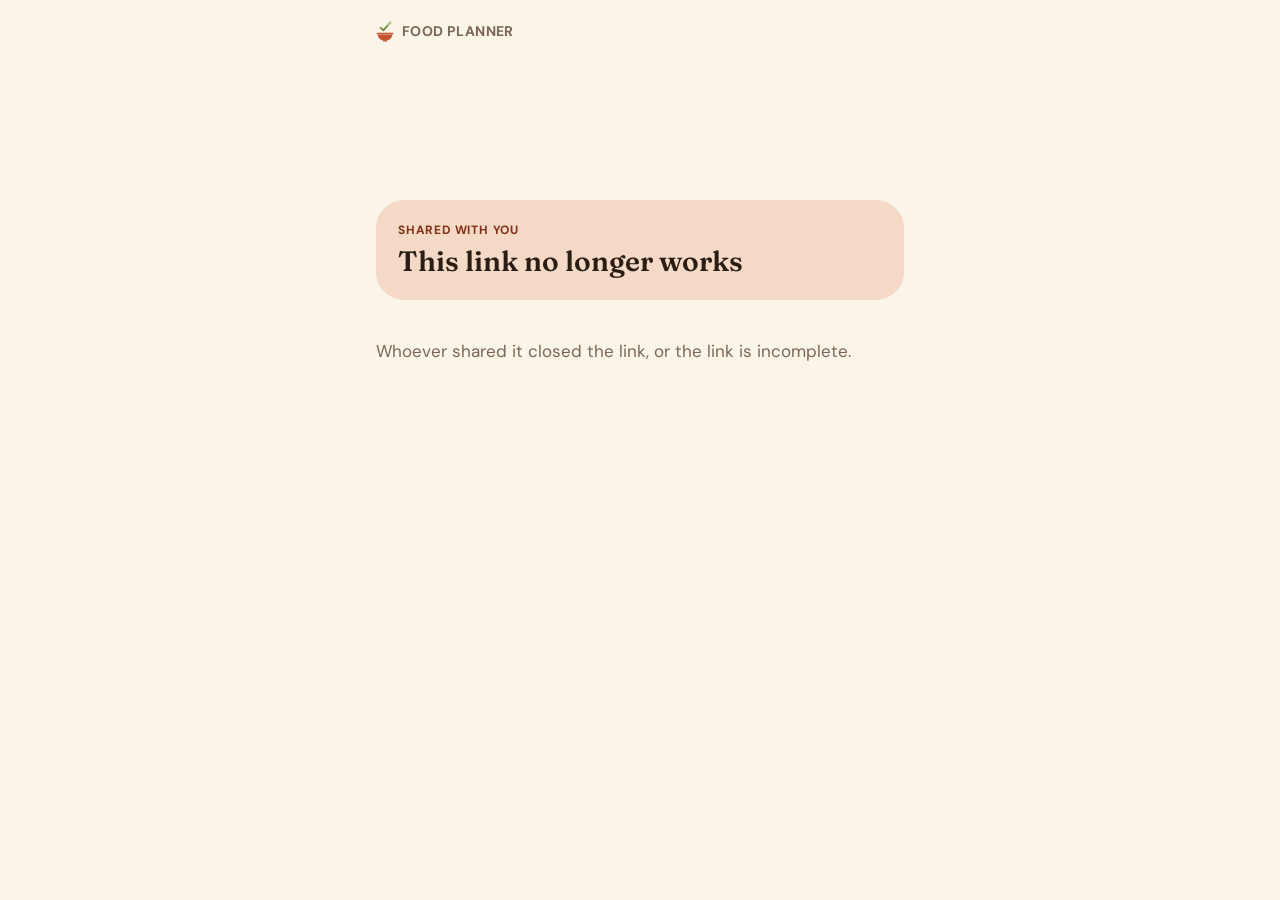
<file: index.html>
<!doctype html>
<html lang="en">
  <head>
    <meta charset="utf-8" />
    <meta name="viewport" content="width=device-width, initial-scale=1, viewport-fit=cover" />
    <meta name="robots" content="noindex" />
    <title>Food Planner</title>
    <meta property="og:title" content="Food Planner" />
    <meta
      property="og:description"
      content="A recipe or a menu shared with you · Seninle paylaşılan bir tarif ya da menü · Een recept of menu voor jou"
    />
    <meta name="theme-color" content="#FBF4E9" />
    <link rel="stylesheet" href="fonts/fonts.css" />
    <style>
      :root {
        --background: #fbf4e9;
        --surface: #fffdf8;
        --surface-alt: #f5eadb;
        --separator: #eadbc8;
        --text: #2b1d14;
        --muted: #7a6656;
        --primary: #c4532e;
        --on-primary: #ffffff;
        --accent: #6e8b3d;
        --accent-text: #a8431f;
        --tint: #f3d9c6;
        --on-tint: #7e3015;
        --olive: #e4e7cf;
        --on-olive: #3f4a18;
      }
      @media (prefers-color-scheme: dark) {
        :root {
          --background: #1b1410;
          --surface: #271d17;
          --surface-alt: #33271f;
          --separator: #3e3028;
          --text: #f7eee4;
          --muted: #c2ae9c;
          --primary: #e06a43;
          --on-primary: #1b1410;
          --accent: #9bb866;
          --accent-text: #f08b66;
          --tint: #4a2c20;
          --on-tint: #f5b9a1;
          --olive: #353a22;
          --on-olive: #cfd9a6;
        }
      }
      * {
        box-sizing: border-box;
      }
      body {
        margin: 0;
        background: var(--background);
        color: var(--text);
        font:
          17px/1.45 "DM Sans",
          system-ui,
          sans-serif;
      }
      main {
        max-width: 560px;
        margin: 0 auto;
        padding: 20px 16px 200px;
        display: grid;
        gap: 22px;
      }
      .brand {
        display: flex;
        align-items: center;
        gap: 8px;
        color: var(--muted);
        font-weight: 700;
        font-size: 14px;
        letter-spacing: 0.4px;
      }
      .hero {
        background: var(--tint);
        border-radius: 28px;
        padding: 22px;
        display: flex;
        align-items: center;
        gap: 12px;
      }
      .hero > div {
        flex: 1;
        min-width: 0;
      }
      .caption {
        color: var(--on-tint);
        font-weight: 700;
        font-size: 12px;
        letter-spacing: 0.8px;
        text-transform: uppercase;
      }
      h1 {
        font-family: "Fraunces", Georgia, serif;
        font-weight: 600;
        font-size: 28px;
        line-height: 1.15;
        margin: 6px 0 0;
        overflow-wrap: anywhere;
      }
      h2 {
        font-family: "Fraunces", Georgia, serif;
        font-weight: 600;
        font-size: 20px;
        margin: 0 4px 10px;
      }
      .facts {
        display: flex;
        flex-wrap: wrap;
        gap: 8px;
      }
      .fact {
        background: var(--surface);
        border-radius: 999px;
        padding: 7px 13px;
        font-weight: 600;
        font-size: 14px;
      }
      .muted {
        color: var(--muted);
      }
      .card {
        background: var(--surface);
        border-radius: 22px;
        overflow: hidden;
        list-style: none;
        margin: 0;
        padding: 0;
      }
      .card li {
        display: flex;
        gap: 12px;
        align-items: flex-start;
        padding: 13px 18px;
      }
      .card li + li {
        border-top: 1px solid var(--separator);
      }
      .bullet {
        width: 7px;
        height: 7px;
        border-radius: 50%;
        background: var(--accent);
        margin-top: 10px;
        flex: none;
      }
      .number {
        width: 30px;
        height: 30px;
        border-radius: 50%;
        background: var(--primary);
        color: var(--on-primary);
        font-weight: 700;
        font-size: 15px;
        display: grid;
        place-items: center;
        flex: none;
      }
      .grow {
        flex: 1;
        min-width: 0;
        overflow-wrap: anywhere;
      }
      .pill {
        display: inline-block;
        margin-top: 6px;
        border-radius: 10px;
        padding: 3px 8px;
        font-weight: 700;
        font-size: 12px;
        background: var(--surface-alt);
        color: var(--muted);
      }
      .pill.passive {
        background: var(--olive);
        color: var(--on-olive);
      }
      .when {
        color: var(--muted);
        font-weight: 600;
        font-size: 14px;
        white-space: nowrap;
      }
      .bar {
        position: fixed;
        left: 0;
        right: 0;
        bottom: 0;
        background: var(--background);
        padding: 12px 16px calc(14px + env(safe-area-inset-bottom));
        box-shadow: 0 -8px 24px rgba(43, 29, 20, 0.08);
      }
      .bar > div {
        max-width: 560px;
        margin: 0 auto;
        display: grid;
        gap: 8px;
      }
      .button {
        display: flex;
        align-items: center;
        justify-content: center;
        min-height: 54px;
        border-radius: 18px;
        background: var(--primary);
        color: var(--on-primary);
        font-weight: 700;
        font-size: 17px;
        text-decoration: none;
      }
      .note {
        text-align: center;
        font-size: 14px;
        color: var(--muted);
        margin: 0;
      }
      .center {
        text-align: center;
        padding: 40px 8px;
      }
      [hidden] {
        display: none !important;
      }
    </style>
  </head>
  <body>
    <main id="page">
      <div class="brand">
        <svg width="18" height="22" viewBox="226 126 572 704" aria-hidden="true">
          <path
            d="M372 372 L458 458 L600 300"
            fill="none"
            stroke="#6E8B3D"
            stroke-width="56"
            stroke-linecap="round"
            stroke-linejoin="round"
          />
          <path
            transform="translate(600 300) rotate(-48)"
            d="M0 0 C 30 -56 118 -60 168 0 C 118 60 30 56 0 0 Z"
            fill="#A9C27A"
          />
          <rect x="246" y="530" width="532" height="58" rx="29" fill="#C4532E" />
          <path
            d="M282 596 H742 C742 700 642 786 512 786 C382 786 282 700 282 596 Z"
            fill="#C4532E"
          />
          <rect x="444" y="774" width="136" height="36" rx="18" fill="#C4532E" />
        </svg>
        FOOD PLANNER
      </div>
      <p class="center muted" id="status"></p>
    </main>
    <div class="bar" id="bar" hidden>
      <div>
        <a class="button" id="open" href="#"></a>
        <p class="note" id="note"></p>
      </div>
    </div>

    <script>
      // Shows a recipe or a menu someone shared from the Food Planner app and hands it to the
      // app. Reads the share through the get_share function, which anyone with the link may call
      // (the key below is the app's public key). Text is only ever set as text, never as HTML.
      const SUPABASE_URL = "https://xfwhpciavuzoxgktilwz.supabase.co";
      const SUPABASE_KEY = "sb_publishable_BpURnDwlO7xjbMz1E3Fcsg_7V5YXpfX";
      const ANDROID_PACKAGE = "com.rifatcakir.foodplanner";

      const STRINGS = {
        tr: {
          loading: "Yükleniyor…",
          sharedBy: (name) => `${name} paylaştı`,
          shared: "Seninle paylaşıldı",
          ingredients: "Malzemeler",
          steps: "Hazırlanışı",
          servings: (n) => `${n} kişilik`,
          stepCount: (n) => `${n} adım`,
          minutes: (n) => `${n} dk`,
          hours: (n) => `${n} sa`,
          passive: "bekleme",
          days: (n) => `${n} gün`,
          dishes: (n) => `${n} yemek`,
          day: (n) => `${n}. gün`,
          slots: { breakfast: "Kahvaltı", lunch: "Öğle", dinner: "Akşam", snack: "Ara öğün" },
          openRecipe: "Food Planner'da aç",
          openMenu: "Food Planner'da planıma ekle",
          hint: "Uygulamada tek dokunuşla tariflerine ya da planına eklersin.",
          noApp:
            "Food Planner bu telefonda yüklü değil gibi. Uygulama yakında Google Play'de; o zamana kadar buradan okuyabilirsin.",
          goneTitle: "Bu link artık açılmıyor",
          gone: "Paylaşan kişi linki kapatmış ya da link eksik.",
          failed: "Bağlanılamadı. Biraz sonra tekrar dene.",
        },
        nl: {
          loading: "Laden…",
          sharedBy: (name) => `Gedeeld door ${name}`,
          shared: "Met je gedeeld",
          ingredients: "Ingrediënten",
          steps: "Bereiding",
          servings: (n) => `${n} personen`,
          stepCount: (n) => `${n} ${n === 1 ? "stap" : "stappen"}`,
          minutes: (n) => `${n} min`,
          hours: (n) => `${n} u`,
          passive: "wachttijd",
          days: (n) => `${n} ${n === 1 ? "dag" : "dagen"}`,
          dishes: (n) => `${n} ${n === 1 ? "gerecht" : "gerechten"}`,
          day: (n) => `Dag ${n}`,
          slots: { breakfast: "Ontbijt", lunch: "Lunch", dinner: "Avondeten", snack: "Tussendoor" },
          openRecipe: "Openen in Food Planner",
          openMenu: "In mijn planning zetten",
          hint: "In de app zet je het met één tik bij je recepten of in je planning.",
          noApp:
            "Food Planner lijkt niet op deze telefoon te staan. De app komt binnenkort in Google Play; tot dan kun je het hier lezen.",
          goneTitle: "Deze link werkt niet meer",
          gone: "Wie het deelde heeft de link gesloten, of de link is onvolledig.",
          failed: "Geen verbinding. Probeer het zo nog eens.",
        },
        en: {
          loading: "Loading…",
          sharedBy: (name) => `Shared by ${name}`,
          shared: "Shared with you",
          ingredients: "Ingredients",
          steps: "Method",
          servings: (n) => `Serves ${n}`,
          stepCount: (n) => `${n} ${n === 1 ? "step" : "steps"}`,
          minutes: (n) => `${n} min`,
          hours: (n) => `${n} h`,
          passive: "waiting",
          days: (n) => `${n} ${n === 1 ? "day" : "days"}`,
          dishes: (n) => `${n} ${n === 1 ? "dish" : "dishes"}`,
          day: (n) => `Day ${n}`,
          slots: { breakfast: "Breakfast", lunch: "Lunch", dinner: "Dinner", snack: "Snack" },
          openRecipe: "Open in Food Planner",
          openMenu: "Add to my plan in Food Planner",
          hint: "In the app it goes into your recipes or your plan in one tap.",
          noApp:
            "Food Planner doesn't seem to be on this phone. The app is coming to Google Play soon; until then you can read it here.",
          goneTitle: "This link no longer works",
          gone: "Whoever shared it closed the link, or the link is incomplete.",
          failed: "Couldn't connect. Try again in a moment.",
        },
      };

      const params = new URLSearchParams(location.search);
      const token = params.get("t") ?? "";
      const language = (navigator.language || "en").slice(0, 2);
      const s = STRINGS[language] ?? STRINGS.en;
      document.documentElement.lang = STRINGS[language] ? language : "en";

      const page = document.getElementById("page");
      const status = document.getElementById("status");

      function el(tag, className, text) {
        const node = document.createElement(tag);
        if (className) node.className = className;
        if (text !== undefined && text !== null) node.textContent = String(text);
        return node;
      }

      function duration(minutes) {
        if (minutes < 60) return s.minutes(minutes);
        const hours = Math.floor(minutes / 60);
        const rest = minutes % 60;
        return rest ? `${s.hours(hours)} ${s.minutes(rest)}` : s.hours(hours);
      }

      function list(items, render) {
        const ul = el("ul", "card");
        items.forEach((item, index) => ul.append(render(item, index)));
        return ul;
      }

      function section(title, content) {
        const wrap = el("section");
        wrap.append(el("h2", null, title), content);
        return wrap;
      }

      function hero(caption, title) {
        const box = el("div", "hero");
        const text = el("div");
        text.append(el("div", "caption", caption), el("h1", null, title));
        box.append(text);
        return box;
      }

      function renderRecipe(recipe) {
        const facts = el("div", "facts");
        if (recipe.total_minutes) facts.append(el("span", "fact", duration(recipe.total_minutes)));
        facts.append(el("span", "fact", s.servings(recipe.servings)));
        if (recipe.steps.length) facts.append(el("span", "fact", s.stepCount(recipe.steps.length)));
        page.append(facts);
        if (recipe.description) page.append(el("p", "muted", recipe.description));
        if (recipe.ingredients.length) {
          page.append(
            section(
              s.ingredients,
              list(recipe.ingredients, (line) => {
                const li = el("li");
                const text = el("div", "grow", line.raw_text);
                if (line.note) text.append(el("span", "muted", ` · ${line.note}`));
                li.append(el("span", "bullet"), text);
                return li;
              }),
            ),
          );
        }
        if (recipe.steps.length) {
          page.append(
            section(
              s.steps,
              list(recipe.steps, (step, index) => {
                const li = el("li");
                const text = el("div", "grow");
                text.append(el("div", null, step.text));
                if (step.duration_min) {
                  const passive = step.kind === "passive";
                  text.append(
                    el(
                      "span",
                      passive ? "pill passive" : "pill",
                      passive
                        ? `${duration(step.duration_min)} · ${s.passive}`
                        : duration(step.duration_min),
                    ),
                  );
                }
                li.append(el("span", "number", index + 1), text);
                return li;
              }),
            ),
          );
        }
      }

      function renderMenu(payload) {
        const entries = payload.entries ?? [];
        page.append(el("p", "muted", `${s.days(payload.days ?? 1)} · ${s.dishes(entries.length)}`));
        for (let day = 0; day < (payload.days ?? 1); day++) {
          const meals = entries.filter((entry) => entry.day === day);
          if (!meals.length) continue;
          page.append(
            section(
              s.day(day + 1),
              list(meals, (meal) => {
                const li = el("li");
                li.append(
                  el("div", "grow", payload.recipes[meal.recipe]?.title ?? ""),
                  el("span", "when", `${s.slots[meal.slot] ?? ""} · ${meal.eat_at}`),
                );
                return li;
              }),
            ),
          );
        }
      }

      function showOpenButton(kind) {
        const open = document.getElementById("open");
        open.textContent = kind === "menu" ? s.openMenu : s.openRecipe;
        const appUrl = `foodplanner://share/${encodeURIComponent(token)}`;
        if (/android/i.test(navigator.userAgent)) {
          // Chrome opens the app, or comes back here with noapp=1 when it is not installed.
          const fallback = new URL(location.href);
          fallback.searchParams.set("noapp", "1");
          open.href =
            `intent://share/${encodeURIComponent(token)}#Intent;scheme=foodplanner;` +
            `package=${ANDROID_PACKAGE};S.browser_fallback_url=${encodeURIComponent(fallback.href)};end`;
        } else {
          open.href = appUrl;
        }
        document.getElementById("note").textContent = params.has("noapp") ? s.noApp : s.hint;
        document.getElementById("bar").hidden = false;
      }

      async function load() {
        status.textContent = s.loading;
        if (!/^[A-Za-z0-9]{12}$/.test(token)) {
          status.textContent = "";
          page.append(hero(s.shared, s.goneTitle), el("p", "muted", s.gone));
          return;
        }
        let share;
        try {
          const response = await fetch(`${SUPABASE_URL}/rest/v1/rpc/get_share`, {
            method: "POST",
            headers: { apikey: SUPABASE_KEY, "Content-Type": "application/json" },
            body: JSON.stringify({ share_token: token }),
          });
          if (!response.ok) throw new Error(String(response.status));
          share = await response.json();
        } catch {
          status.textContent = s.failed;
          return;
        }
        status.remove();
        if (!share) {
          page.append(hero(s.shared, s.goneTitle), el("p", "muted", s.gone));
          return;
        }
        const by = share.payload.shared_by;
        document.title = `${share.title} · Food Planner`;
        page.append(hero(by ? s.sharedBy(by) : s.shared, share.title));
        if (share.kind === "menu") renderMenu(share.payload);
        else if (share.payload.recipes[0]) renderRecipe(share.payload.recipes[0]);
        showOpenButton(share.kind);
      }

      load();
    </script>
  </body>
</html>
</file>
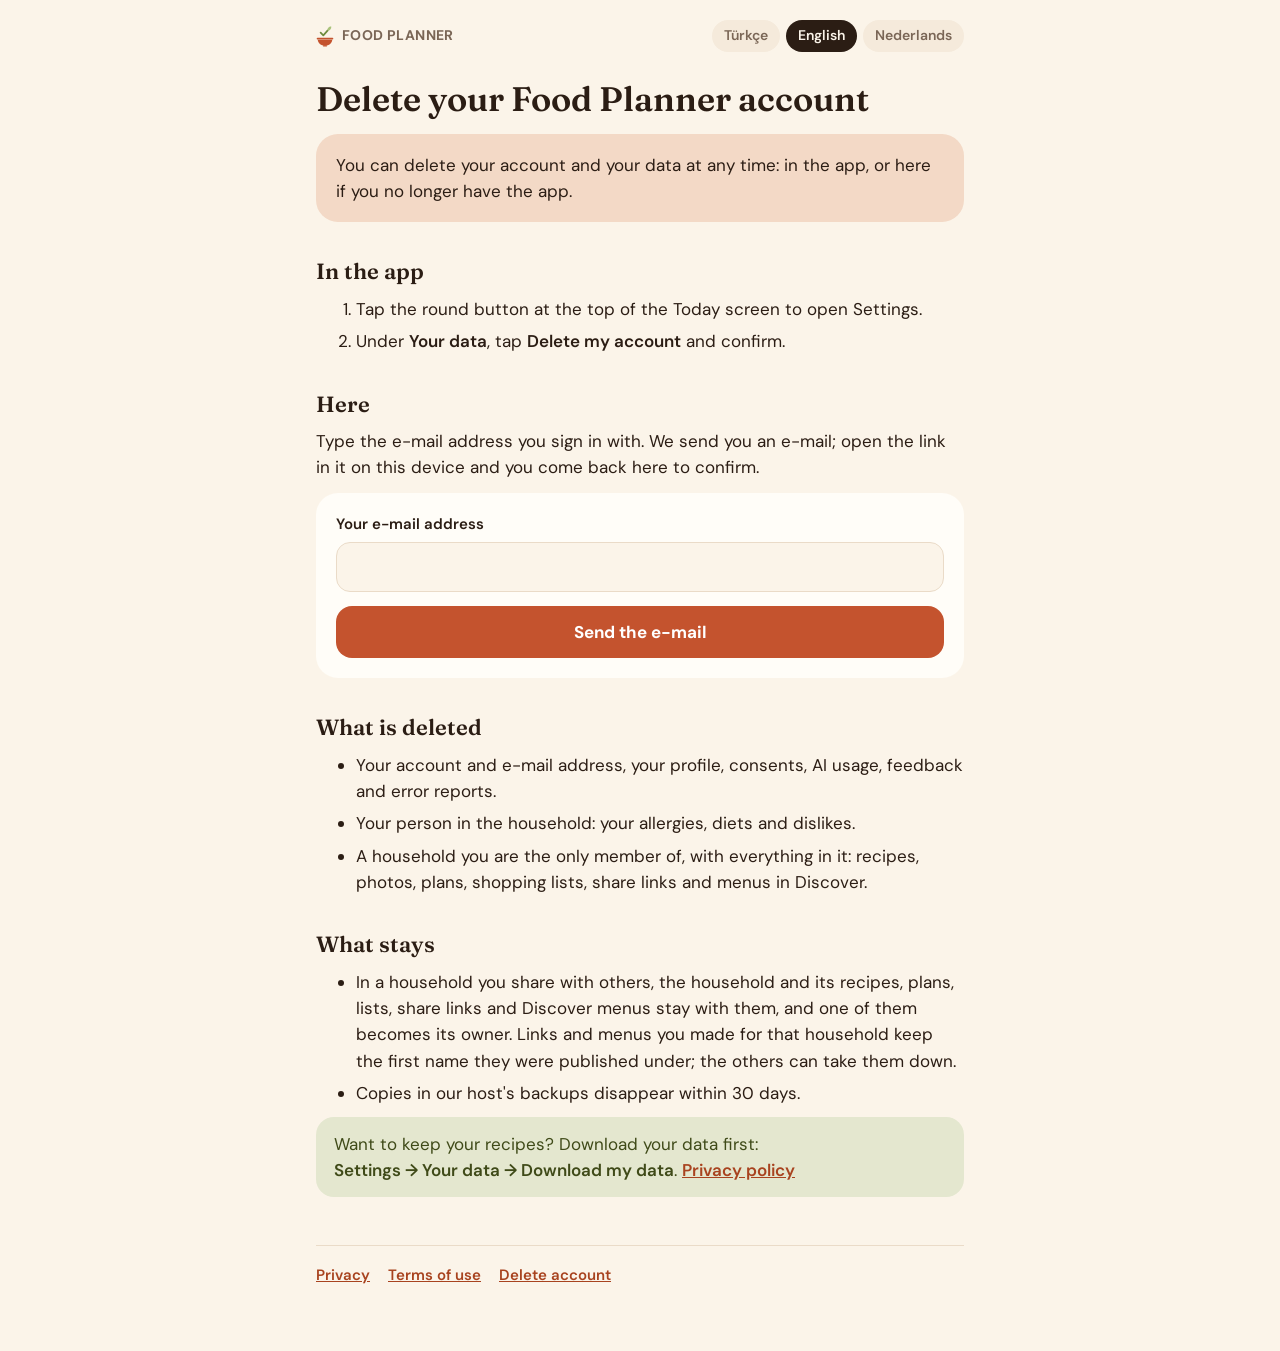
<file: delete.html>
<!doctype html>
<html lang="en">
  <head>
    <meta charset="utf-8" />
    <meta name="viewport" content="width=device-width, initial-scale=1, viewport-fit=cover" />
    <meta
      http-equiv="Content-Security-Policy"
      content="default-src 'self'; style-src 'self'; script-src 'self'; img-src 'self' data:; connect-src https://xfwhpciavuzoxgktilwz.supabase.co"
    />
    <meta name="referrer" content="no-referrer" />
    <title>Delete your account · Food Planner</title>
    <meta name="theme-color" content="#FBF4E9" />
    <link rel="stylesheet" href="fonts/fonts.css" />
    <link rel="stylesheet" href="legal.css" />
  </head>
  <body
    data-title-tr="Hesabını sil"
    data-title-en="Delete your account"
    data-title-nl="Je account verwijderen"
  >
    <main>
      <div class="top">
        <span class="brand">
          <svg width="18" height="22" viewBox="226 126 572 704" aria-hidden="true">
            <path
              d="M372 372 L458 458 L600 300"
              fill="none"
              stroke="#6E8B3D"
              stroke-width="56"
              stroke-linecap="round"
              stroke-linejoin="round"
            />
            <path
              transform="translate(600 300) rotate(-48)"
              d="M0 0 C 30 -56 118 -60 168 0 C 118 60 30 56 0 0 Z"
              fill="#A9C27A"
            />
            <rect x="246" y="530" width="532" height="58" rx="29" fill="#C4532E" />
            <path
              d="M282 596 H742 C742 700 642 786 512 786 C382 786 282 700 282 596 Z"
              fill="#C4532E"
            />
            <rect x="444" y="774" width="136" height="36" rx="18" fill="#C4532E" />
          </svg>
          FOOD PLANNER
        </span>
        <nav class="langs" aria-label="Language">
          <a href="?lang=tr" data-to="tr" lang="tr">Türkçe</a>
          <a href="?lang=en" data-to="en" lang="en">English</a>
          <a href="?lang=nl" data-to="nl" lang="nl">Nederlands</a>
        </nav>
      </div>

      <h1>
        <span data-lang="tr">Food Planner hesabını sil</span
        ><span data-lang="en">Delete your Food Planner account</span
        ><span data-lang="nl">Je Food Planner-account verwijderen</span>
      </h1>
      <p class="lead">
        <span data-lang="tr"
          >Hesabını ve verilerini istediğin zaman silebilirsin: uygulamada ya da uygulaman yoksa
          burada.</span
        ><span data-lang="en"
          >You can delete your account and your data at any time: in the app, or here if you no
          longer have the app.</span
        ><span data-lang="nl"
          >Je kunt je account en je gegevens altijd verwijderen: in de app, of hier als je de app
          niet meer hebt.</span
        >
      </p>

      <article data-lang="tr" lang="tr">
        <h2>Uygulamada</h2>
        <ol>
          <li>Bugün ekranının üstündeki yuvarlak düğmeye dokunup Ayarlar'ı aç.</li>
          <li>
            <span class="path">Verilerin</span> bölümünde <span class="path">Hesabımı sil</span>'e
            dokun ve onayla.
          </li>
        </ol>
        <h2>Burada</h2>
        <p>
          Giriş yaptığın e-posta adresini yaz. Sana bir e-posta göndeririz; içindeki linki bu
          cihazda açınca buraya döner ve silmeyi onaylarsın.
        </p>
      </article>
      <article data-lang="en" lang="en">
        <h2>In the app</h2>
        <ol>
          <li>Tap the round button at the top of the Today screen to open Settings.</li>
          <li>
            Under <span class="path">Your data</span>, tap
            <span class="path">Delete my account</span> and confirm.
          </li>
        </ol>
        <h2>Here</h2>
        <p>
          Type the e-mail address you sign in with. We send you an e-mail; open the link in it on
          this device and you come back here to confirm.
        </p>
      </article>
      <article data-lang="nl" lang="nl">
        <h2>In de app</h2>
        <ol>
          <li>Tik op de ronde knop boven in het scherm Vandaag om Instellingen te openen.</li>
          <li>
            Tik onder <span class="path">Jouw gegevens</span> op
            <span class="path">Mijn account verwijderen</span> en bevestig.
          </li>
        </ol>
        <h2>Hier</h2>
        <p>
          Typ het e-mailadres waarmee je inlogt. We sturen je een mail; open de link erin op dit
          apparaat, dan kom je hier terug om te bevestigen.
        </p>
      </article>

      <section class="panel" aria-live="polite">
        <form id="request">
          <label
            ><span
              ><span data-lang="tr">E-posta adresin</span
              ><span data-lang="en">Your e-mail address</span
              ><span data-lang="nl">Je e-mailadres</span></span
            >
            <input id="email" type="email" autocomplete="email" inputmode="email" required />
          </label>
          <button id="send" type="submit">…</button>
        </form>
        <p id="sent" class="message" hidden></p>
        <form id="code-form" hidden>
          <label
            ><span
              ><span data-lang="tr">E-postada 6 haneli bir kod varsa buraya da yazabilirsin</span
              ><span data-lang="en">If the e-mail shows a 6-digit code, you can type it here</span
              ><span data-lang="nl"
                >Staat er een code van 6 cijfers in de mail, typ die dan hier</span
              ></span
            >
            <input
              id="code"
              type="text"
              inputmode="numeric"
              autocomplete="one-time-code"
              maxlength="6"
              pattern="[0-9]*"
            />
          </label>
          <button id="verify" type="submit">…</button>
        </form>
        <div id="confirm" hidden>
          <p id="who"></p>
          <label class="check">
            <input id="understand" type="checkbox" />
            <span
              ><span data-lang="tr"
                >Hesabımın ve aşağıda yazan verilerin kalıcı olarak silineceğini anlıyorum. Bu geri
                alınamaz.</span
              ><span data-lang="en"
                >I understand that my account and the data listed below will be deleted for good.
                This can't be undone.</span
              ><span data-lang="nl"
                >Ik begrijp dat mijn account en de gegevens hieronder definitief worden gewist. Dit
                kan niet ongedaan worden gemaakt.</span
              ></span
            >
          </label>
          <button id="delete" type="button" disabled>…</button>
        </div>
        <p id="result" class="message" role="status" hidden></p>
      </section>

      <article data-lang="tr" lang="tr">
        <h2>Neler silinir</h2>
        <ul>
          <li>
            Hesabın ve e-posta adresin, profilin, onayların, AI kullanımın, geri bildirimlerin ve
            hata kayıtların.
          </li>
          <li>Hanedeki kişi kaydın: alerjilerin, diyetlerin ve sevmediklerin.</li>
          <li>
            Tek üyesi olduğun hane, içindeki her şeyle birlikte: tarifler, fotoğraflar, planlar,
            alışveriş listeleri, paylaşım linkleri ve Keşfet'teki menüler.
          </li>
        </ul>
        <h2>Neler kalır</h2>
        <ul>
          <li>
            Başkalarıyla paylaştığın hanede hane ve tarifleri, planları, listeleri, paylaşım
            linkleri ve Keşfet menüleri diğerlerinde kalır; onlardan biri hanenin sahibi olur. O
            hane için açtığın link ve menülerde, adın yayınlandığı haliyle kalır; diğerleri bunları
            kaldırabilir.
          </li>
          <li>Sağlayıcımızın yedeklerindeki kopyalar en geç 30 gün içinde kaybolur.</li>
        </ul>
        <p class="note">
          Tariflerini saklamak mı istiyorsun? Önce verilerini indir:
          <span class="path">Ayarlar → Verilerin → Verilerimi indir</span>.
          <a data-page="privacy" href="privacy.html?lang=tr">Gizlilik politikası</a>
        </p>
      </article>
      <article data-lang="en" lang="en">
        <h2>What is deleted</h2>
        <ul>
          <li>
            Your account and e-mail address, your profile, consents, AI usage, feedback and error
            reports.
          </li>
          <li>Your person in the household: your allergies, diets and dislikes.</li>
          <li>
            A household you are the only member of, with everything in it: recipes, photos, plans,
            shopping lists, share links and menus in Discover.
          </li>
        </ul>
        <h2>What stays</h2>
        <ul>
          <li>
            In a household you share with others, the household and its recipes, plans, lists, share
            links and Discover menus stay with them, and one of them becomes its owner. Links and
            menus you made for that household keep the first name they were published under; the
            others can take them down.
          </li>
          <li>Copies in our host's backups disappear within 30 days.</li>
        </ul>
        <p class="note">
          Want to keep your recipes? Download your data first:
          <span class="path">Settings → Your data → Download my data</span>.
          <a data-page="privacy" href="privacy.html?lang=en">Privacy policy</a>
        </p>
      </article>
      <article data-lang="nl" lang="nl">
        <h2>Wat wordt gewist</h2>
        <ul>
          <li>
            Je account en e-mailadres, je profiel, toestemmingen, AI-gebruik, feedback en
            foutmeldingen.
          </li>
          <li>Je persoon in het huishouden: je allergieën, diëten en wat je niet lust.</li>
          <li>
            Een huishouden waarvan jij het enige lid bent, met alles erin: recepten, foto's,
            planningen, boodschappenlijsten, deellinks en menu's in Ontdekken.
          </li>
        </ul>
        <h2>Wat blijft</h2>
        <ul>
          <li>
            In een huishouden dat je met anderen deelt, blijven het huishouden en de recepten,
            planning, lijsten, deellinks en menu's in Ontdekken bij hen, en wordt een van hen de
            eigenaar. Links en menu's die je voor dat huishouden maakte, houden de voornaam waarmee
            ze gepubliceerd zijn; de anderen kunnen ze weghalen.
          </li>
          <li>Kopieën in de back-ups van onze hostingpartij verdwijnen binnen 30 dagen.</li>
        </ul>
        <p class="note">
          Wil je je recepten houden? Download eerst je gegevens:
          <span class="path">Instellingen → Jouw gegevens → Mijn gegevens downloaden</span>.
          <a data-page="privacy" href="privacy.html?lang=nl">Privacybeleid</a>
        </p>
      </article>

      <footer>
        <a data-page="privacy" href="privacy.html"
          ><span data-lang="tr">Gizlilik</span><span data-lang="en">Privacy</span
          ><span data-lang="nl">Privacy</span></a
        >
        <a data-page="terms" href="terms.html"
          ><span data-lang="tr">Kullanım koşulları</span><span data-lang="en">Terms of use</span
          ><span data-lang="nl">Gebruiksvoorwaarden</span></a
        >
        <a data-page="delete" href="delete.html"
          ><span data-lang="tr">Hesabı sil</span><span data-lang="en">Delete account</span
          ><span data-lang="nl">Account verwijderen</span></a
        >
      </footer>
    </main>
    <script src="legal.js"></script>
    <script src="delete.js"></script>
  </body>
</html>
</file>
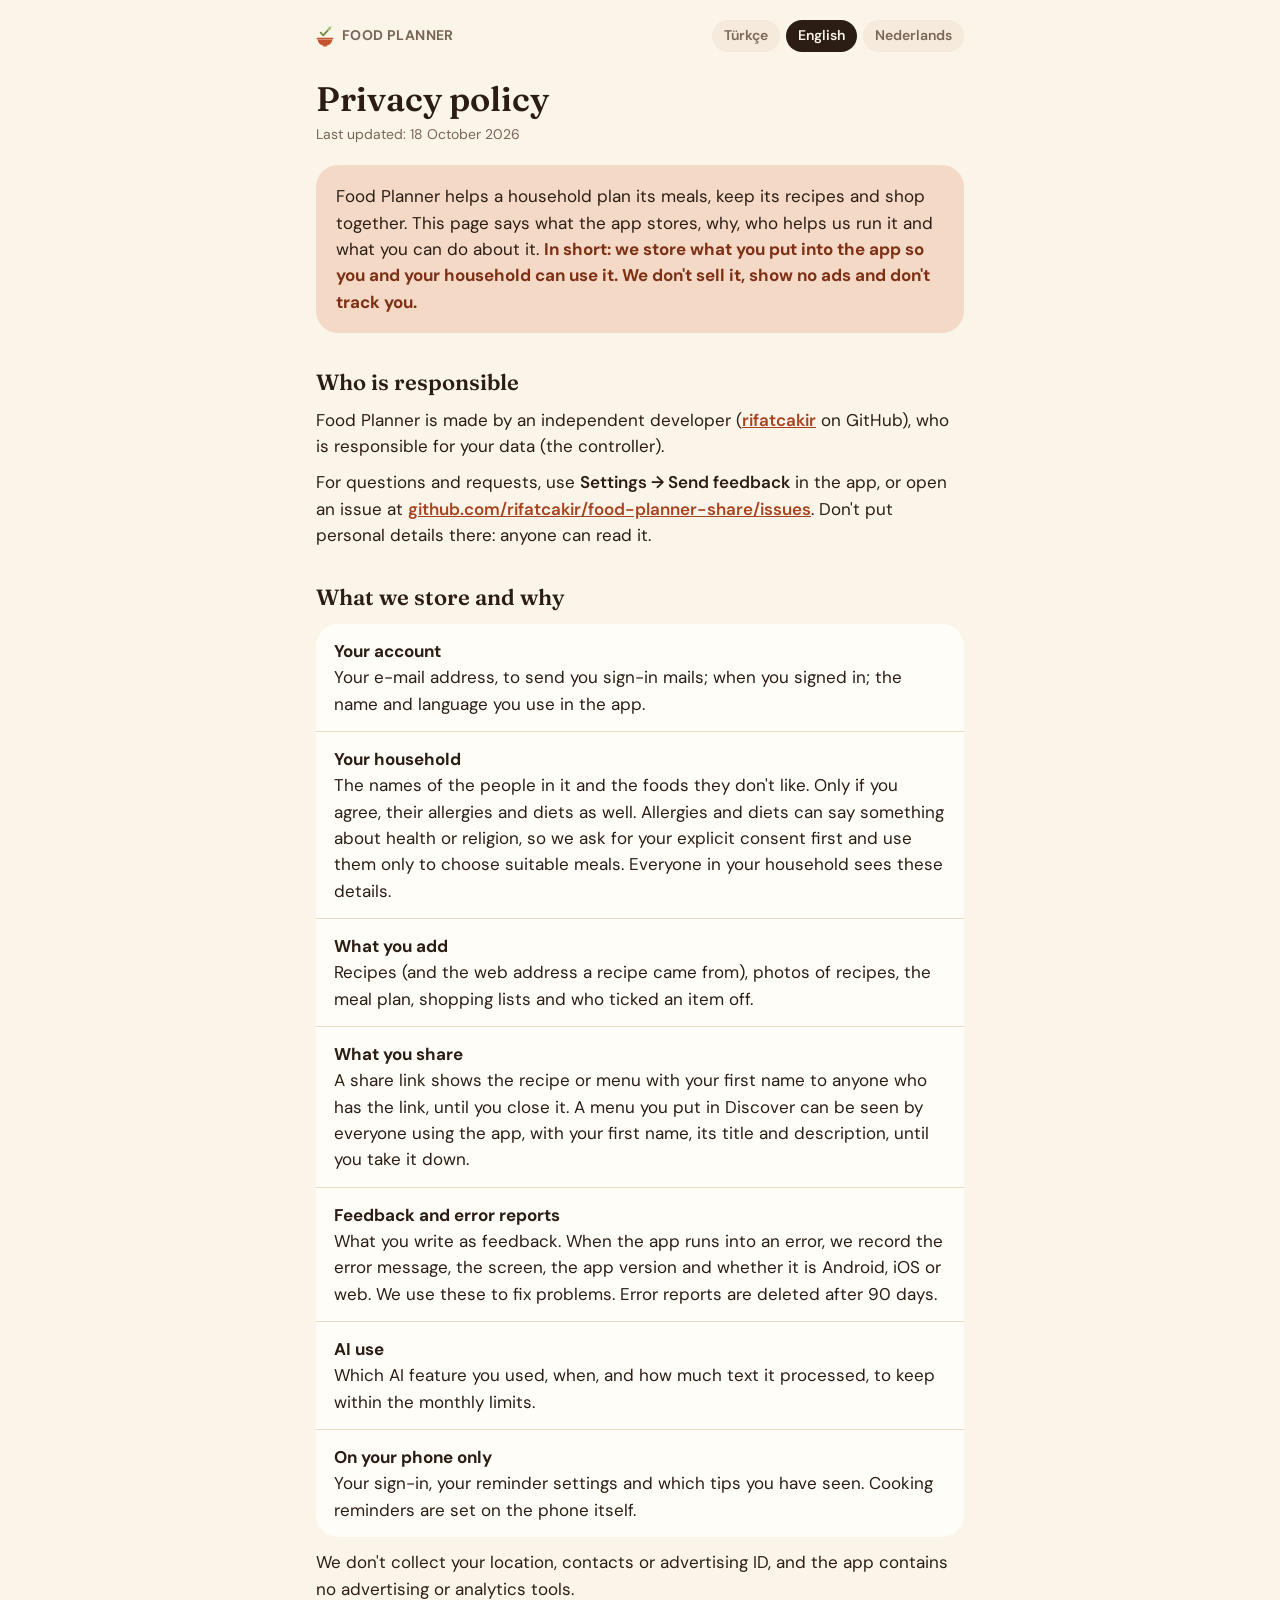
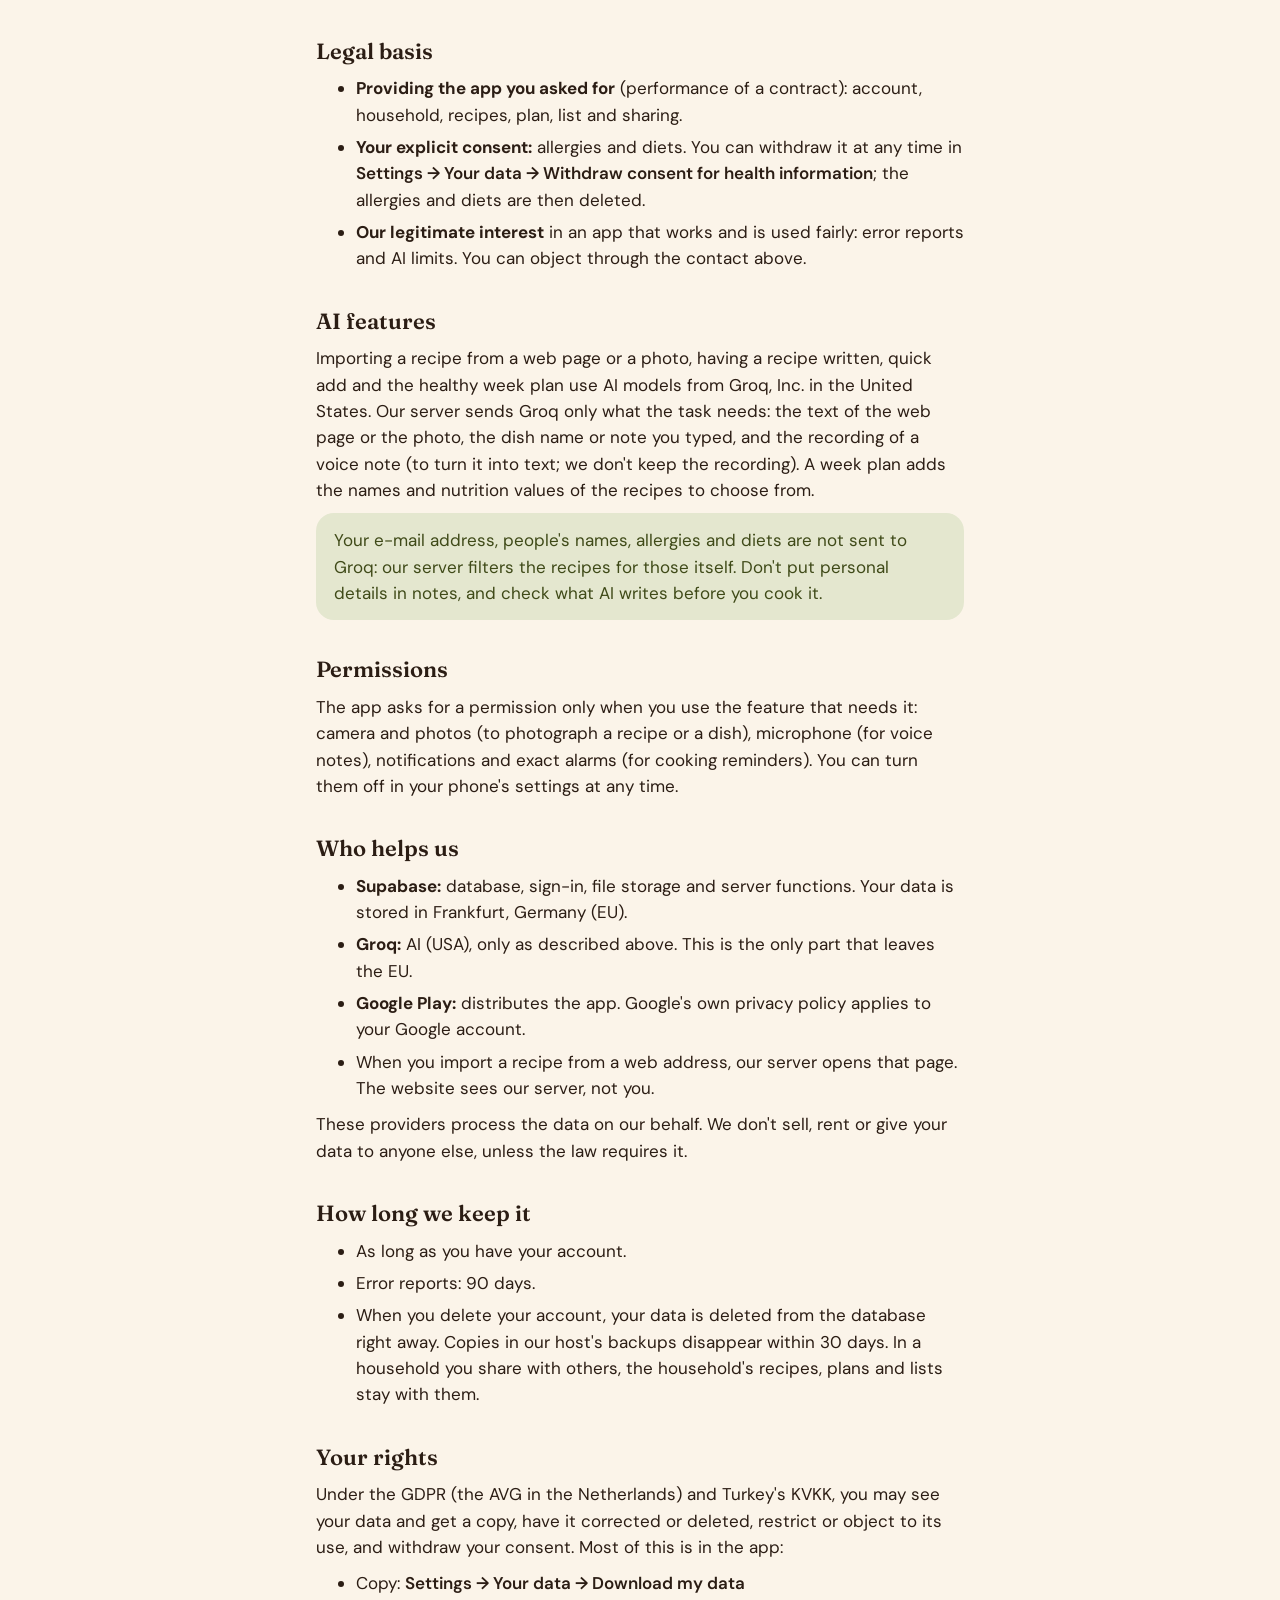
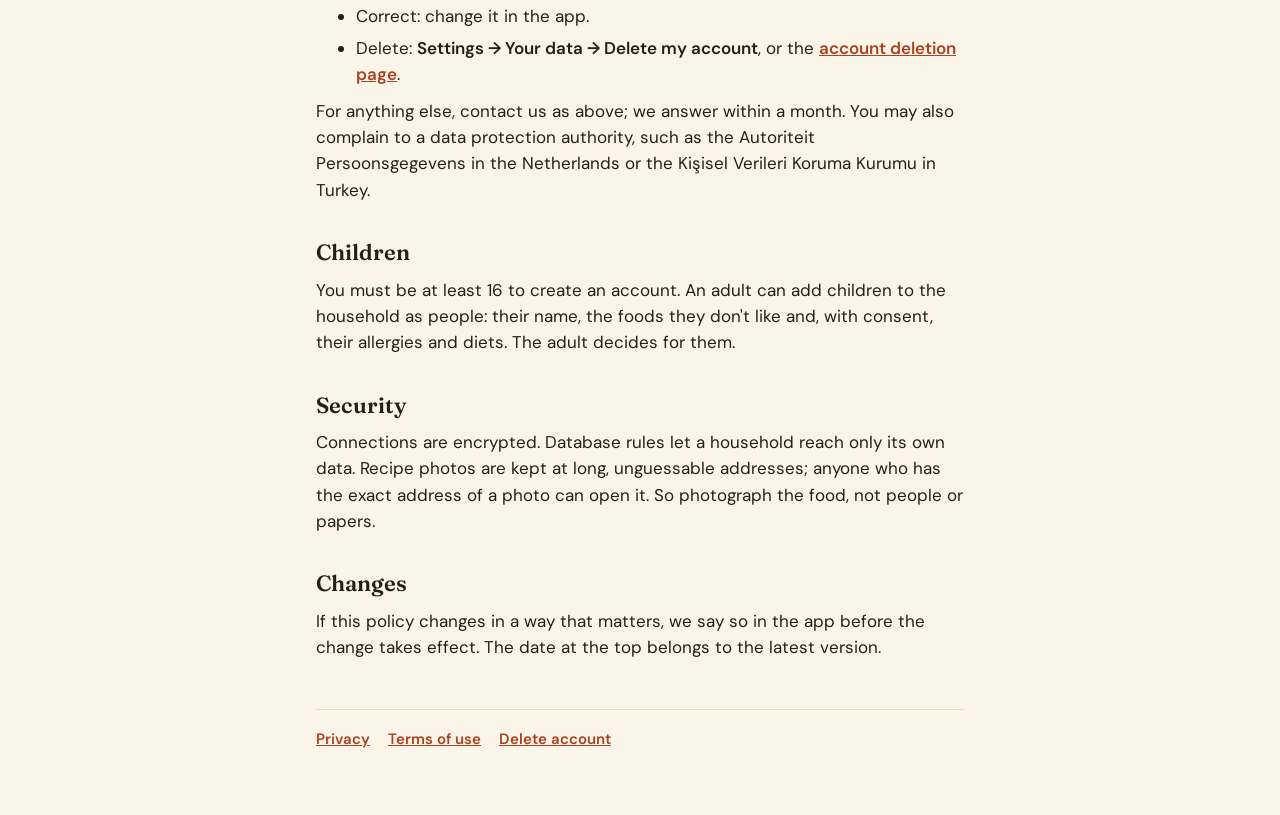
<file: privacy.html>
<!doctype html>
<html lang="en">
  <head>
    <meta charset="utf-8" />
    <meta name="viewport" content="width=device-width, initial-scale=1, viewport-fit=cover" />
    <meta
      http-equiv="Content-Security-Policy"
      content="default-src 'self'; style-src 'self'; script-src 'self'; img-src 'self' data:"
    />
    <title>Privacy policy · Food Planner</title>
    <meta name="theme-color" content="#FBF4E9" />
    <link rel="stylesheet" href="fonts/fonts.css" />
    <link rel="stylesheet" href="legal.css" />
  </head>
  <body
    data-title-tr="Gizlilik politikası"
    data-title-en="Privacy policy"
    data-title-nl="Privacybeleid"
  >
    <main>
      <div class="top">
        <span class="brand">
          <svg width="18" height="22" viewBox="226 126 572 704" aria-hidden="true">
            <path
              d="M372 372 L458 458 L600 300"
              fill="none"
              stroke="#6E8B3D"
              stroke-width="56"
              stroke-linecap="round"
              stroke-linejoin="round"
            />
            <path
              transform="translate(600 300) rotate(-48)"
              d="M0 0 C 30 -56 118 -60 168 0 C 118 60 30 56 0 0 Z"
              fill="#A9C27A"
            />
            <rect x="246" y="530" width="532" height="58" rx="29" fill="#C4532E" />
            <path
              d="M282 596 H742 C742 700 642 786 512 786 C382 786 282 700 282 596 Z"
              fill="#C4532E"
            />
            <rect x="444" y="774" width="136" height="36" rx="18" fill="#C4532E" />
          </svg>
          FOOD PLANNER
        </span>
        <nav class="langs" aria-label="Language">
          <a href="?lang=tr" data-to="tr" lang="tr">Türkçe</a>
          <a href="?lang=en" data-to="en" lang="en">English</a>
          <a href="?lang=nl" data-to="nl" lang="nl">Nederlands</a>
        </nav>
      </div>

      <article data-lang="tr" lang="tr">
        <h1>Gizlilik politikası</h1>
        <p class="updated">Son güncelleme: 18 Ekim 2026</p>
        <p class="lead">
          Food Planner bir hanenin yemeklerini planlamasına, tariflerini saklamasına ve birlikte
          alışveriş yapmasına yardım eder. Bu sayfa uygulamanın neyi, neden sakladığını, bunu
          kimlerin yardımıyla yaptığımızı ve senin neler yapabileceğini anlatır.
          <strong
            >Kısacası: uygulamaya girdiklerini sen ve hanen kullanabilesiniz diye saklarız.
            Satmayız, reklam göstermeyiz, seni takip etmeyiz.</strong
          >
        </p>

        <h2>Sorumlu kim</h2>
        <p>
          Food Planner'ı bağımsız bir geliştirici yapıyor (GitHub'da
          <a href="https://github.com/rifatcakir">rifatcakir</a>). Verilerinden o sorumludur (veri
          sorumlusu).
        </p>
        <p class="contact">
          Soru ve talepler için uygulamada
          <span class="path">Ayarlar → Geri bildirim gönder</span>'i kullan ya da
          <a href="https://github.com/rifatcakir/food-planner-share/issues"
            >github.com/rifatcakir/food-planner-share/issues</a
          >
          adresinde bir kayıt aç. Oraya kişisel bilgi yazma; herkes görebilir.
        </p>

        <h2>Neyi, neden saklıyoruz</h2>
        <ul class="cards">
          <li>
            <strong>Hesabın</strong>
            Giriş e-postası gönderebilmek için e-posta adresin, ne zaman giriş yaptığın, uygulamada
            kullandığın ad ve dil.
          </li>
          <li>
            <strong>Hanen</strong>
            Hanedeki kişilerin adları ve sevmedikleri yiyecekler. Yalnızca onay verirsen alerjileri
            ve diyetleri de saklanır. Alerji ve diyet sağlık ya da inanç hakkında bilgi verebilir.
            Bu yüzden önce açık onayını isteriz ve bunları yalnızca uygun yemekleri seçmek için
            kullanırız. Hanendeki herkes bu bilgileri görür.
          </li>
          <li>
            <strong>Eklediklerin</strong>
            Tarifler (ve tarifin geldiği web adresi), tarif fotoğrafları, yemek planı, alışveriş
            listeleri ve bir ürünü kimin işaretlediği.
          </li>
          <li>
            <strong>Paylaştıkların</strong>
            Bir paylaşım linki, sen kapatana kadar linki olan herkese tarifi ya da menüyü adınla
            birlikte gösterir. Keşfet'e koyduğun bir menüyü, sen kaldırana kadar uygulamayı kullanan
            herkes adın, başlığı ve açıklamasıyla görebilir.
          </li>
          <li>
            <strong>Geri bildirim ve hata kayıtları</strong>
            Geri bildirim olarak yazdıkların. Uygulama bir hatayla karşılaşırsa hata mesajı, hangi
            ekranda olduğu, uygulama sürümü ve Android, iOS ya da web olduğu kaydedilir. Bunları
            sorunları düzeltmek için kullanırız. Hata kayıtları 90 gün sonra silinir.
          </li>
          <li>
            <strong>AI kullanımı</strong>
            Hangi AI özelliğini ne zaman kullandığın ve ne kadar metin işlendiği. Aylık sınırlar
            için tutulur.
          </li>
          <li>
            <strong>Yalnızca telefonunda</strong>
            Oturumun, hatırlatma ayarların ve hangi ipuçlarını gördüğün. Pişirme hatırlatmaları
            telefonun kendisinde kurulur.
          </li>
        </ul>
        <p>
          Konumunu, rehberini ya da reklam kimliğini toplamayız. Uygulamada reklam ya da analiz
          aracı yoktur.
        </p>

        <h2>Hukuki dayanak</h2>
        <ul>
          <li>
            <strong>İstediğin hizmeti sunmak</strong> (sözleşmenin kurulması ve ifası): hesap, hane,
            tarifler, plan, liste ve paylaşım.
          </li>
          <li>
            <strong>Açık rızan:</strong> alerjiler ve diyetler. Onayını istediğin zaman
            <span class="path">Ayarlar → Verilerin → Sağlık bilgisi onayını geri al</span> ile geri
            alabilirsin. Alerjiler ve diyetler o anda silinir.
          </li>
          <li>
            <strong>Meşru menfaatimiz:</strong> çalışan ve adil kullanılan bir uygulama. Hata
            kayıtları ve AI sınırları bunun için tutulur. Yukarıdaki iletişim yoluyla itiraz
            edebilirsin.
          </li>
        </ul>

        <h2>AI özellikleri</h2>
        <p>
          Web sayfasından ya da fotoğraftan tarif almak, tarif yazdırmak, hızlı ekleme ve sağlıklı
          hafta planı, ABD'deki Groq, Inc. şirketinin AI modellerini kullanır. Sunucumuz Groq'a
          yalnızca işin gerektirdiğini gönderir: web sayfasının metni ya da fotoğraf, yazdığın yemek
          adı ya da not, sesli notun kaydı (yazıya çevrilmek için; kaydı saklamayız). Hafta planında
          buna seçilecek tariflerin adları ve besin değerleri eklenir.
        </p>
        <p class="note">
          E-posta adresin, kişilerin adları, alerjiler ve diyetler Groq'a gönderilmez. Tarifleri
          bunlara göre sunucumuz kendisi süzer. Notlara kişisel bilgi yazma ve AI'ın yazdığını
          pişirmeden önce kontrol et.
        </p>

        <h2>İzinler</h2>
        <p>
          Uygulama bir izni yalnızca o izne ihtiyaç duyan özelliği kullandığında ister: kamera ve
          fotoğraflar (tarif ya da yemek fotoğrafı için), mikrofon (sesli not için), bildirimler ve
          tam zamanlı alarmlar (pişirme hatırlatmaları için). İzinleri telefonunun ayarlarından
          istediğin zaman kapatabilirsin.
        </p>

        <h2>Kimlerden yardım alıyoruz</h2>
        <ul>
          <li>
            <strong>Supabase:</strong> veritabanı, giriş, dosya depolama ve sunucu fonksiyonları.
            Verilerin Frankfurt'ta (Almanya, AB) saklanır.
          </li>
          <li>
            <strong>Groq:</strong> AI (ABD), yalnızca yukarıda anlatıldığı kadar. AB dışına çıkan
            tek kısım budur.
          </li>
          <li>
            <strong>Google Play:</strong> uygulamayı dağıtır. Google hesabın için Google'ın kendi
            gizlilik politikası geçerlidir.
          </li>
          <li>
            Bir web adresinden tarif aldığında o sayfayı sunucumuz açar. Site seni değil, sunucumuzu
            görür.
          </li>
        </ul>
        <p>
          Bu hizmet sağlayıcılar verileri bizim adımıza işler. Yasa gerektirmedikçe verilerini başka
          kimseye satmayız, kiralamayız, vermeyiz.
        </p>

        <h2>Ne kadar saklıyoruz</h2>
        <ul>
          <li>Hesabın durduğu sürece.</li>
          <li>Hata kayıtları: 90 gün.</li>
          <li>
            Hesabını sildiğinde verilerin veritabanından hemen silinir. Sağlayıcımızın
            yedeklerindeki kopyalar 30 gün içinde kaybolur. Başkalarıyla paylaştığın hanede ise
            hanenin tarifleri, planları ve listeleri onlarda kalır.
          </li>
        </ul>

        <h2>Hakların</h2>
        <p>
          KVKK ve AB Genel Veri Koruma Tüzüğü (GDPR) kapsamında hakların şunlar: verilerini görmek
          ve kopyasını almak, düzeltmek ya da sildirmek, işlenmesini kısıtlamak ya da itiraz etmek,
          onayını geri almak. Çoğu uygulamada:
        </p>
        <ul>
          <li>Kopya: <span class="path">Ayarlar → Verilerin → Verilerimi indir</span></li>
          <li>Düzeltme: uygulamada değiştir.</li>
          <li>
            Silme: <span class="path">Ayarlar → Verilerin → Hesabımı sil</span> ya da
            <a data-page="delete" href="delete.html?lang=tr">hesap silme sayfası</a>.
          </li>
        </ul>
        <p>
          Diğer her şey için yukarıdaki yoldan bize ulaş; bir ay içinde yanıt veririz. Kişisel
          Verileri Koruma Kurumu'na ya da yaşadığın ülkenin veri koruma kurumuna (örneğin
          Hollanda'da Autoriteit Persoonsgegevens) şikâyette bulunabilirsin.
        </p>

        <h2>Çocuklar</h2>
        <p>
          Hesap açmak için en az 16 yaşında olmalısın. Bir yetişkin çocukları haneye kişi olarak
          ekleyebilir: ad, sevmedikleri ve onayla alerjiler ve diyetler. Onlar adına yetişkin karar
          verir.
        </p>

        <h2>Güvenlik</h2>
        <p>
          Bağlantılar şifrelidir. Veritabanı kuralları bir hanenin yalnızca kendi verilerine
          ulaşmasına izin verir. Tarif fotoğrafları uzun, tahmin edilemeyen adreslerde durur; bir
          fotoğrafın tam adresine sahip olan onu açabilir. O yüzden insanların ya da belgelerin
          değil, yemeğin fotoğrafını çek.
        </p>

        <h2>Değişiklikler</h2>
        <p>
          Bu politika önemli bir şekilde değişirse, değişiklik geçerli olmadan önce uygulamada
          söyleriz. En üstteki tarih en son sürümü gösterir.
        </p>
      </article>

      <article data-lang="en" lang="en">
        <h1>Privacy policy</h1>
        <p class="updated">Last updated: 18 October 2026</p>
        <p class="lead">
          Food Planner helps a household plan its meals, keep its recipes and shop together. This
          page says what the app stores, why, who helps us run it and what you can do about it.
          <strong
            >In short: we store what you put into the app so you and your household can use it. We
            don't sell it, show no ads and don't track you.</strong
          >
        </p>

        <h2>Who is responsible</h2>
        <p>
          Food Planner is made by an independent developer (<a href="https://github.com/rifatcakir"
            >rifatcakir</a
          >
          on GitHub), who is responsible for your data (the controller).
        </p>
        <p class="contact">
          For questions and requests, use <span class="path">Settings → Send feedback</span> in the
          app, or open an issue at
          <a href="https://github.com/rifatcakir/food-planner-share/issues"
            >github.com/rifatcakir/food-planner-share/issues</a
          >. Don't put personal details there: anyone can read it.
        </p>

        <h2>What we store and why</h2>
        <ul class="cards">
          <li>
            <strong>Your account</strong>
            Your e-mail address, to send you sign-in mails; when you signed in; the name and
            language you use in the app.
          </li>
          <li>
            <strong>Your household</strong>
            The names of the people in it and the foods they don't like. Only if you agree, their
            allergies and diets as well. Allergies and diets can say something about health or
            religion, so we ask for your explicit consent first and use them only to choose suitable
            meals. Everyone in your household sees these details.
          </li>
          <li>
            <strong>What you add</strong>
            Recipes (and the web address a recipe came from), photos of recipes, the meal plan,
            shopping lists and who ticked an item off.
          </li>
          <li>
            <strong>What you share</strong>
            A share link shows the recipe or menu with your first name to anyone who has the link,
            until you close it. A menu you put in Discover can be seen by everyone using the app,
            with your first name, its title and description, until you take it down.
          </li>
          <li>
            <strong>Feedback and error reports</strong>
            What you write as feedback. When the app runs into an error, we record the error
            message, the screen, the app version and whether it is Android, iOS or web. We use these
            to fix problems. Error reports are deleted after 90 days.
          </li>
          <li>
            <strong>AI use</strong>
            Which AI feature you used, when, and how much text it processed, to keep within the
            monthly limits.
          </li>
          <li>
            <strong>On your phone only</strong>
            Your sign-in, your reminder settings and which tips you have seen. Cooking reminders are
            set on the phone itself.
          </li>
        </ul>
        <p>
          We don't collect your location, contacts or advertising ID, and the app contains no
          advertising or analytics tools.
        </p>

        <h2>Legal basis</h2>
        <ul>
          <li>
            <strong>Providing the app you asked for</strong> (performance of a contract): account,
            household, recipes, plan, list and sharing.
          </li>
          <li>
            <strong>Your explicit consent:</strong> allergies and diets. You can withdraw it at any
            time in
            <span class="path">Settings → Your data → Withdraw consent for health information</span
            >; the allergies and diets are then deleted.
          </li>
          <li>
            <strong>Our legitimate interest</strong> in an app that works and is used fairly: error
            reports and AI limits. You can object through the contact above.
          </li>
        </ul>

        <h2>AI features</h2>
        <p>
          Importing a recipe from a web page or a photo, having a recipe written, quick add and the
          healthy week plan use AI models from Groq, Inc. in the United States. Our server sends
          Groq only what the task needs: the text of the web page or the photo, the dish name or
          note you typed, and the recording of a voice note (to turn it into text; we don't keep the
          recording). A week plan adds the names and nutrition values of the recipes to choose from.
        </p>
        <p class="note">
          Your e-mail address, people's names, allergies and diets are not sent to Groq: our server
          filters the recipes for those itself. Don't put personal details in notes, and check what
          AI writes before you cook it.
        </p>

        <h2>Permissions</h2>
        <p>
          The app asks for a permission only when you use the feature that needs it: camera and
          photos (to photograph a recipe or a dish), microphone (for voice notes), notifications and
          exact alarms (for cooking reminders). You can turn them off in your phone's settings at
          any time.
        </p>

        <h2>Who helps us</h2>
        <ul>
          <li>
            <strong>Supabase:</strong> database, sign-in, file storage and server functions. Your
            data is stored in Frankfurt, Germany (EU).
          </li>
          <li>
            <strong>Groq:</strong> AI (USA), only as described above. This is the only part that
            leaves the EU.
          </li>
          <li>
            <strong>Google Play:</strong> distributes the app. Google's own privacy policy applies
            to your Google account.
          </li>
          <li>
            When you import a recipe from a web address, our server opens that page. The website
            sees our server, not you.
          </li>
        </ul>
        <p>
          These providers process the data on our behalf. We don't sell, rent or give your data to
          anyone else, unless the law requires it.
        </p>

        <h2>How long we keep it</h2>
        <ul>
          <li>As long as you have your account.</li>
          <li>Error reports: 90 days.</li>
          <li>
            When you delete your account, your data is deleted from the database right away. Copies
            in our host's backups disappear within 30 days. In a household you share with others,
            the household's recipes, plans and lists stay with them.
          </li>
        </ul>

        <h2>Your rights</h2>
        <p>
          Under the GDPR (the AVG in the Netherlands) and Turkey's KVKK, you may see your data and
          get a copy, have it corrected or deleted, restrict or object to its use, and withdraw your
          consent. Most of this is in the app:
        </p>
        <ul>
          <li>Copy: <span class="path">Settings → Your data → Download my data</span></li>
          <li>Correct: change it in the app.</li>
          <li>
            Delete: <span class="path">Settings → Your data → Delete my account</span>, or the
            <a data-page="delete" href="delete.html?lang=en">account deletion page</a>.
          </li>
        </ul>
        <p>
          For anything else, contact us as above; we answer within a month. You may also complain to
          a data protection authority, such as the Autoriteit Persoonsgegevens in the Netherlands or
          the Kişisel Verileri Koruma Kurumu in Turkey.
        </p>

        <h2>Children</h2>
        <p>
          You must be at least 16 to create an account. An adult can add children to the household
          as people: their name, the foods they don't like and, with consent, their allergies and
          diets. The adult decides for them.
        </p>

        <h2>Security</h2>
        <p>
          Connections are encrypted. Database rules let a household reach only its own data. Recipe
          photos are kept at long, unguessable addresses; anyone who has the exact address of a
          photo can open it. So photograph the food, not people or papers.
        </p>

        <h2>Changes</h2>
        <p>
          If this policy changes in a way that matters, we say so in the app before the change takes
          effect. The date at the top belongs to the latest version.
        </p>
      </article>

      <article data-lang="nl" lang="nl">
        <h1>Privacybeleid</h1>
        <p class="updated">Bijgewerkt: 18 oktober 2026</p>
        <p class="lead">
          Food Planner helpt een huishouden de maaltijden te plannen, recepten te bewaren en samen
          boodschappen te doen. Hier staat wat de app bewaart, waarom, wie ons daarbij helpt en wat
          jij ermee kunt.
          <strong
            >Kort gezegd: we bewaren wat je in de app zet, zodat jij en je huishouden het kunnen
            gebruiken. We verkopen het niet, tonen geen advertenties en volgen je niet.</strong
          >
        </p>

        <h2>Wie is verantwoordelijk</h2>
        <p>
          Food Planner wordt gemaakt door een onafhankelijke ontwikkelaar (<a
            href="https://github.com/rifatcakir"
            >rifatcakir</a
          >
          op GitHub), die verantwoordelijk is voor je gegevens (de verwerkingsverantwoordelijke).
        </p>
        <p class="contact">
          Voor vragen en verzoeken gebruik je
          <span class="path">Instellingen → Feedback sturen</span> in de app, of je opent een
          melding op
          <a href="https://github.com/rifatcakir/food-planner-share/issues"
            >github.com/rifatcakir/food-planner-share/issues</a
          >. Zet daar geen persoonlijke gegevens in: iedereen kan het lezen.
        </p>

        <h2>Wat we bewaren en waarom</h2>
        <ul class="cards">
          <li>
            <strong>Je account</strong>
            Je e-mailadres, om je inlogmails te sturen; wanneer je inlogde; de naam en taal die je
            in de app gebruikt.
          </li>
          <li>
            <strong>Je huishouden</strong>
            De namen van de mensen erin en wat ze niet lusten. Alleen als je toestemming geeft, ook
            hun allergieën en diëten. Allergieën en diëten kunnen iets zeggen over gezondheid of
            geloof. Daarom vragen we eerst je uitdrukkelijke toestemming en gebruiken we ze alleen
            om passende maaltijden te kiezen. Iedereen in je huishouden ziet deze gegevens.
          </li>
          <li>
            <strong>Wat je toevoegt</strong>
            Recepten (en het webadres waar een recept vandaan kwam), foto's van recepten, de
            planning, boodschappenlijsten en wie iets heeft afgevinkt.
          </li>
          <li>
            <strong>Wat je deelt</strong>
            Een deellink laat het recept of menu met je voornaam zien aan iedereen die de link
            heeft, tot je hem sluit. Een menu dat je in Ontdekken zet, is voor iedereen in de app
            zichtbaar met je voornaam, de titel en de beschrijving, tot je het weghaalt.
          </li>
          <li>
            <strong>Feedback en foutmeldingen</strong>
            Wat je als feedback schrijft. Als de app een fout tegenkomt, bewaren we de foutmelding,
            het scherm, de appversie en of het Android, iOS of web is. Daarmee lossen we problemen
            op. Foutmeldingen worden na 90 dagen gewist.
          </li>
          <li>
            <strong>AI-gebruik</strong>
            Welke AI-functie je wanneer gebruikte en hoeveel tekst er verwerkt werd, voor de
            maandelijkse limieten.
          </li>
          <li>
            <strong>Alleen op je telefoon</strong>
            Je inlogsessie, je herinneringsinstellingen en welke tips je al zag. Kookherinneringen
            worden op de telefoon zelf ingesteld.
          </li>
        </ul>
        <p>
          We verzamelen geen locatie, contacten of advertentie-ID, en de app bevat geen advertentie-
          of analysetools.
        </p>

        <h2>Grondslag</h2>
        <ul>
          <li>
            <strong>De app leveren die je gebruikt</strong> (uitvoering van een overeenkomst):
            account, huishouden, recepten, planning, lijst en delen.
          </li>
          <li>
            <strong>Je uitdrukkelijke toestemming:</strong> allergieën en diëten. Je kunt die altijd
            intrekken via
            <span class="path"
              >Instellingen → Jouw gegevens → Toestemming voor gezondheidsgegevens intrekken</span
            >; de allergieën en diëten worden dan gewist.
          </li>
          <li>
            <strong>Ons gerechtvaardigd belang</strong> bij een app die werkt en eerlijk gebruikt
            wordt: foutmeldingen en AI-limieten. Je kunt bezwaar maken via het contact hierboven.
          </li>
        </ul>

        <h2>AI-functies</h2>
        <p>
          Een recept van een webpagina of foto halen, een recept laten schrijven, snel toevoegen en
          de gezonde weekplanning gebruiken AI-modellen van Groq, Inc. in de Verenigde Staten. Onze
          server stuurt Groq alleen wat nodig is: de tekst van de webpagina of de foto, de
          gerechtnaam of notitie die je typte, en de opname van een spraaknotitie (om er tekst van
          te maken; de opname bewaren we niet). Bij een weekplanning komen daar de namen en
          voedingswaarden van de recepten om uit te kiezen bij.
        </p>
        <p class="note">
          Je e-mailadres, namen van mensen, allergieën en diëten gaan niet naar Groq: daarop filtert
          onze server de recepten zelf. Zet geen persoonlijke gegevens in notities en controleer wat
          AI schrijft voordat je gaat koken.
        </p>

        <h2>Toestemmingen</h2>
        <p>
          De app vraagt een toestemming pas als je de functie gebruikt die hem nodig heeft: camera
          en foto's (om een recept of gerecht te fotograferen), microfoon (voor spraaknotities),
          meldingen en exacte alarmen (voor kookherinneringen). Je kunt ze altijd uitzetten in de
          instellingen van je telefoon.
        </p>

        <h2>Wie ons helpt</h2>
        <ul>
          <li>
            <strong>Supabase:</strong> database, inloggen, bestandsopslag en serverfuncties. Je
            gegevens staan in Frankfurt, Duitsland (EU).
          </li>
          <li>
            <strong>Groq:</strong> AI (VS), alleen zoals hierboven beschreven. Dit is het enige deel
            dat de EU verlaat.
          </li>
          <li>
            <strong>Google Play:</strong> verspreidt de app. Voor je Google-account geldt het
            privacybeleid van Google zelf.
          </li>
          <li>
            Als je een recept van een webadres haalt, opent onze server die pagina. De website ziet
            onze server, niet jou.
          </li>
        </ul>
        <p>
          Deze partijen verwerken de gegevens in onze opdracht. We verkopen, verhuren of geven je
          gegevens aan niemand anders, tenzij de wet dat eist.
        </p>

        <h2>Hoe lang we het bewaren</h2>
        <ul>
          <li>Zolang je account bestaat.</li>
          <li>Foutmeldingen: 90 dagen.</li>
          <li>
            Verwijder je je account, dan worden je gegevens meteen uit de database gewist. Kopieën
            in de back-ups van onze hostingpartij verdwijnen binnen 30 dagen. In een huishouden dat
            je met anderen deelt, blijven de recepten, planning en lijsten van het huishouden bij
            hen.
          </li>
        </ul>

        <h2>Je rechten</h2>
        <p>
          Onder de AVG en de Turkse KVKK mag je je gegevens inzien en een kopie krijgen, ze laten
          verbeteren of wissen, het gebruik beperken of er bezwaar tegen maken, en je toestemming
          intrekken. Het meeste kan in de app:
        </p>
        <ul>
          <li>
            Kopie: <span class="path">Instellingen → Jouw gegevens → Mijn gegevens downloaden</span>
          </li>
          <li>Verbeteren: pas het aan in de app.</li>
          <li>
            Wissen:
            <span class="path">Instellingen → Jouw gegevens → Mijn account verwijderen</span>, of de
            <a data-page="delete" href="delete.html?lang=nl">pagina om je account te verwijderen</a
            >.
          </li>
        </ul>
        <p>
          Voor al het andere neem je contact op zoals hierboven; we antwoorden binnen een maand. Je
          kunt ook een klacht indienen bij de Autoriteit Persoonsgegevens of bij de toezichthouder
          in je eigen land.
        </p>

        <h2>Kinderen</h2>
        <p>
          Je moet minstens 16 zijn om een account te maken. Een volwassene kan kinderen als persoon
          aan het huishouden toevoegen: hun naam, wat ze niet lusten en, met toestemming, hun
          allergieën en diëten. De volwassene beslist voor hen.
        </p>

        <h2>Beveiliging</h2>
        <p>
          Verbindingen zijn versleuteld. Databaseregels laten een huishouden alleen bij de eigen
          gegevens. Receptfoto's staan op lange, onvoorspelbare adressen; wie het exacte adres van
          een foto heeft, kan hem openen. Fotografeer dus het eten, niet mensen of papieren.
        </p>

        <h2>Wijzigingen</h2>
        <p>
          Verandert dit beleid op een punt dat ertoe doet, dan melden we dat in de app voordat het
          ingaat. De datum bovenaan hoort bij de laatste versie.
        </p>
      </article>

      <footer>
        <a data-page="privacy" href="privacy.html"
          ><span data-lang="tr">Gizlilik</span><span data-lang="en">Privacy</span
          ><span data-lang="nl">Privacy</span></a
        >
        <a data-page="terms" href="terms.html"
          ><span data-lang="tr">Kullanım koşulları</span><span data-lang="en">Terms of use</span
          ><span data-lang="nl">Gebruiksvoorwaarden</span></a
        >
        <a data-page="delete" href="delete.html"
          ><span data-lang="tr">Hesabı sil</span><span data-lang="en">Delete account</span
          ><span data-lang="nl">Account verwijderen</span></a
        >
      </footer>
    </main>
    <script src="legal.js"></script>
  </body>
</html>
</file>
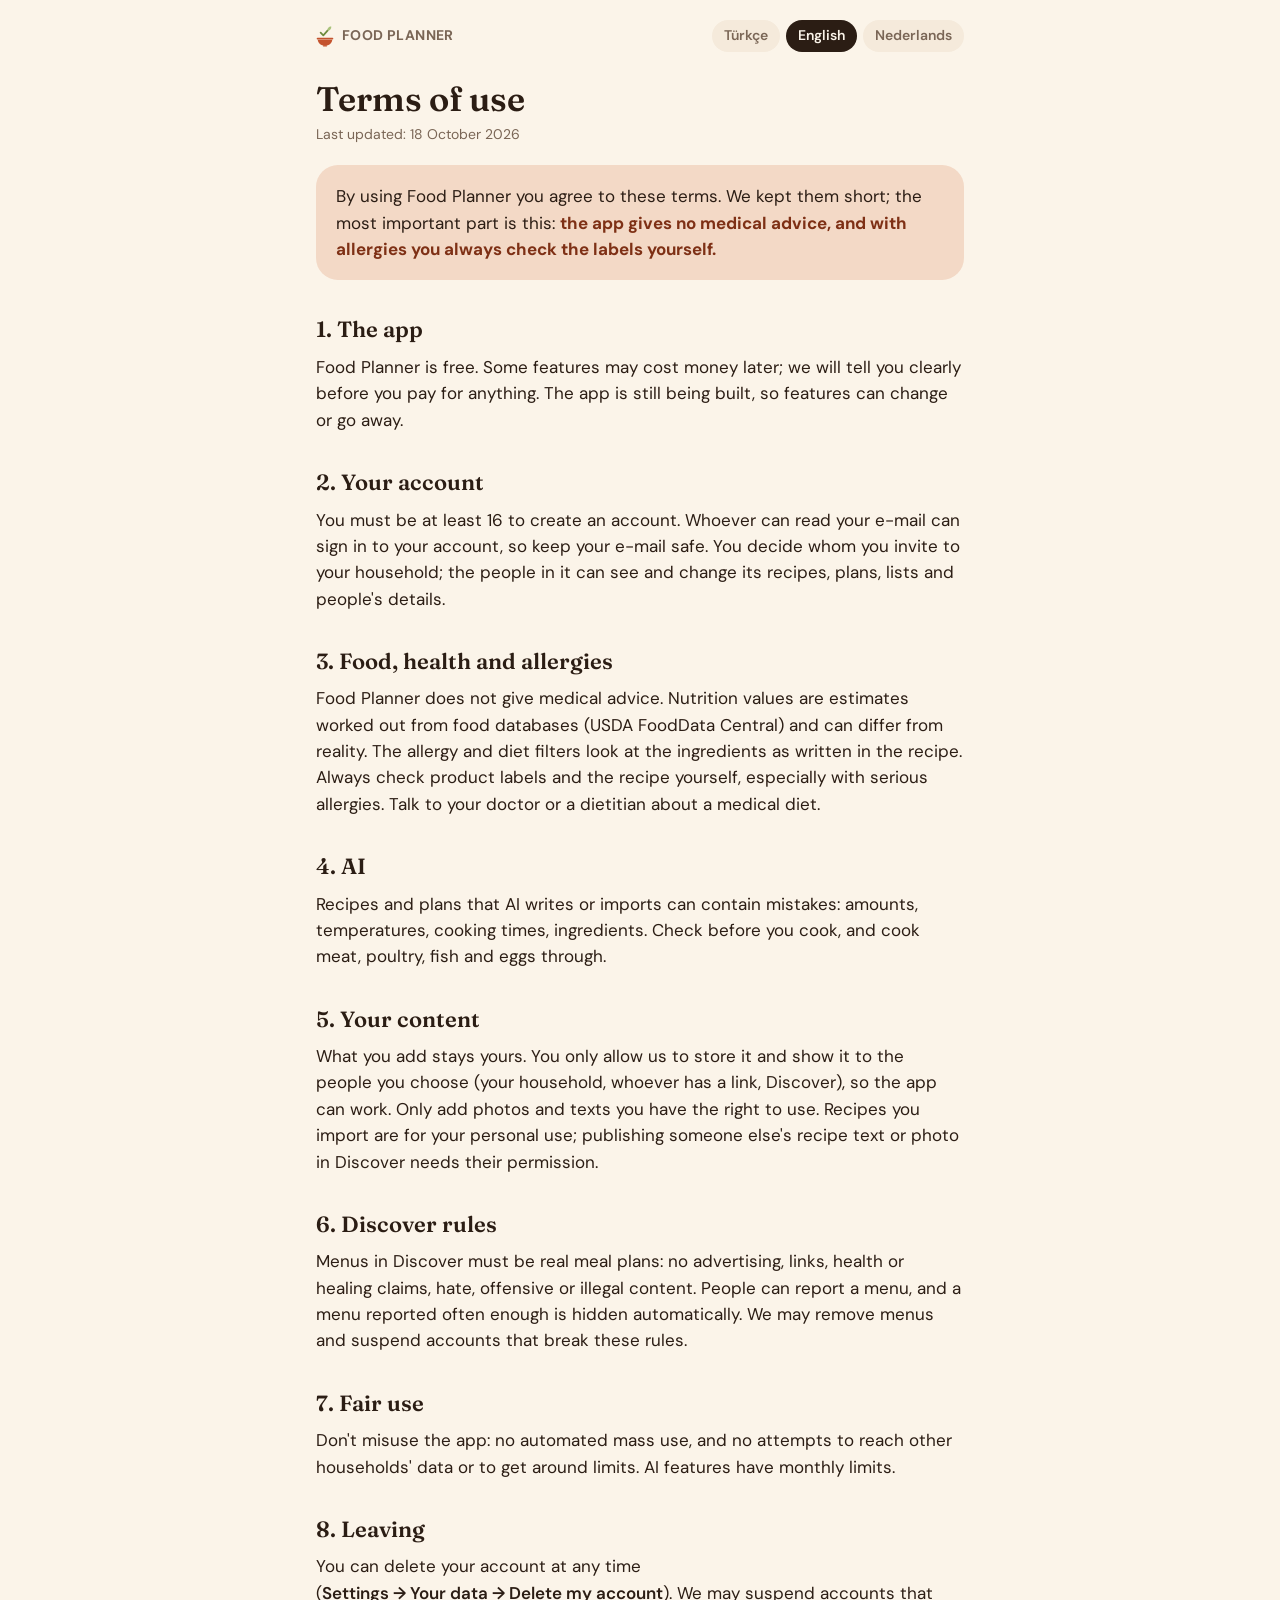
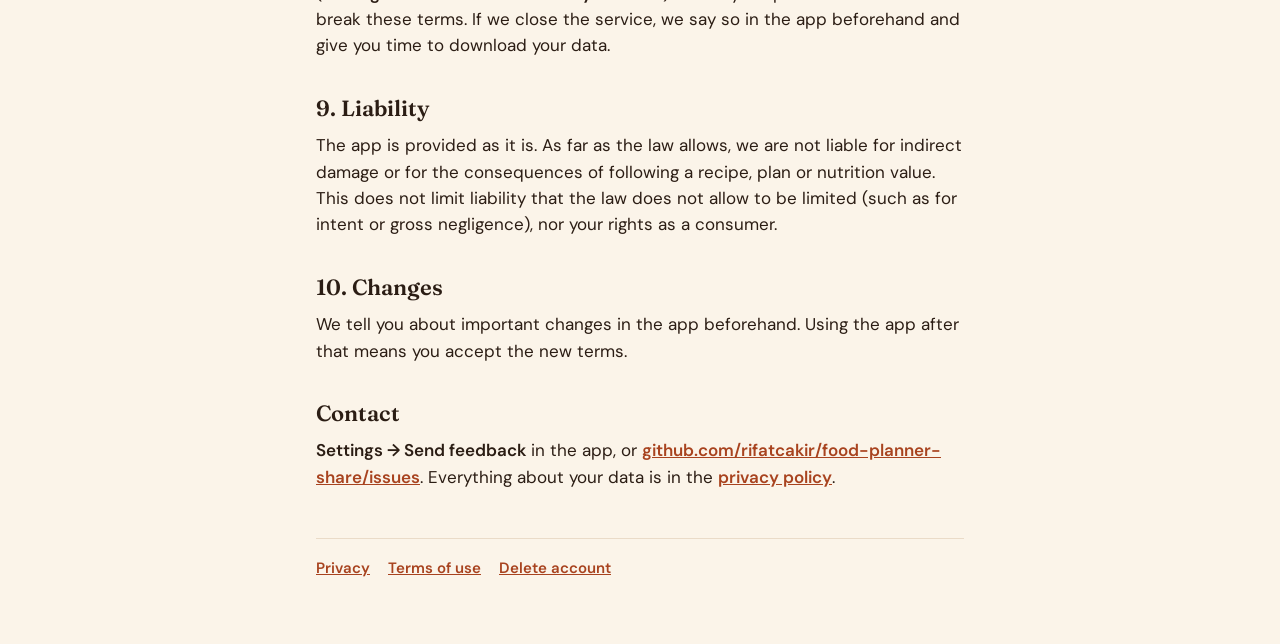
<file: terms.html>
<!doctype html>
<html lang="en">
  <head>
    <meta charset="utf-8" />
    <meta name="viewport" content="width=device-width, initial-scale=1, viewport-fit=cover" />
    <meta
      http-equiv="Content-Security-Policy"
      content="default-src 'self'; style-src 'self'; script-src 'self'; img-src 'self' data:"
    />
    <title>Terms of use · Food Planner</title>
    <meta name="theme-color" content="#FBF4E9" />
    <link rel="stylesheet" href="fonts/fonts.css" />
    <link rel="stylesheet" href="legal.css" />
  </head>
  <body
    data-title-tr="Kullanım koşulları"
    data-title-en="Terms of use"
    data-title-nl="Gebruiksvoorwaarden"
  >
    <main>
      <div class="top">
        <span class="brand">
          <svg width="18" height="22" viewBox="226 126 572 704" aria-hidden="true">
            <path
              d="M372 372 L458 458 L600 300"
              fill="none"
              stroke="#6E8B3D"
              stroke-width="56"
              stroke-linecap="round"
              stroke-linejoin="round"
            />
            <path
              transform="translate(600 300) rotate(-48)"
              d="M0 0 C 30 -56 118 -60 168 0 C 118 60 30 56 0 0 Z"
              fill="#A9C27A"
            />
            <rect x="246" y="530" width="532" height="58" rx="29" fill="#C4532E" />
            <path
              d="M282 596 H742 C742 700 642 786 512 786 C382 786 282 700 282 596 Z"
              fill="#C4532E"
            />
            <rect x="444" y="774" width="136" height="36" rx="18" fill="#C4532E" />
          </svg>
          FOOD PLANNER
        </span>
        <nav class="langs" aria-label="Language">
          <a href="?lang=tr" data-to="tr" lang="tr">Türkçe</a>
          <a href="?lang=en" data-to="en" lang="en">English</a>
          <a href="?lang=nl" data-to="nl" lang="nl">Nederlands</a>
        </nav>
      </div>

      <article data-lang="tr" lang="tr">
        <h1>Kullanım koşulları</h1>
        <p class="updated">Son güncelleme: 18 Ekim 2026</p>
        <p class="lead">
          Food Planner'ı kullanarak bu koşulları kabul etmiş olursun. Kısa tuttuk; en önemlisi şu:
          <strong
            >uygulama tıbbi tavsiye vermez; alerjilerde etiketleri her zaman kendin kontrol
            et.</strong
          >
        </p>

        <h2>1. Uygulama</h2>
        <p>
          Food Planner ücretsizdir. İleride bazı özellikler ücretli olabilir; bir şey ödemeden önce
          bunu sana açıkça söyleriz. Uygulama gelişmeye devam ediyor, özellikler değişebilir ya da
          kalkabilir.
        </p>

        <h2>2. Hesabın</h2>
        <p>
          Hesap açmak için en az 16 yaşında olmalısın. E-postana kim ulaşabiliyorsa hesabına da
          girebilir, bu yüzden e-postanı koru. Haneye kimi davet ettiğine sen karar verirsin;
          hanedekiler tarifleri, planları, listeleri ve kişi bilgilerini görür ve değiştirebilir.
        </p>

        <h2>3. Yemek, sağlık ve alerjiler</h2>
        <p>
          Food Planner tıbbi tavsiye vermez. Besin değerleri gıda veritabanlarından (USDA FoodData
          Central) hesaplanmış tahminlerdir ve gerçekten farklı olabilir. Alerji ve diyet süzgeçleri
          tarifte yazan malzemelere bakar. Özellikle ciddi alerjilerde ürün etiketlerini ve tarifi
          her zaman kendin kontrol et. Tıbbi bir diyet için doktoruna ya da diyetisyenine danış.
        </p>

        <h2>4. AI</h2>
        <p>
          AI ile yazılan ya da web'den alınan tarifler ve planlar hata içerebilir: miktarlar,
          sıcaklıklar, pişirme süreleri, malzemeler. Pişirmeden önce kontrol et; et, tavuk, balık ve
          yumurtayı iyice pişir.
        </p>

        <h2>5. İçeriğin</h2>
        <p>
          Eklediklerin senin kalır. Bize yalnızca uygulamayı çalıştırmak için onları saklama ve
          seçtiğin kişilere (hanen, link sahipleri, Keşfet) gösterme izni verirsin. Yalnızca
          kullanma hakkın olan fotoğraf ve metinleri ekle. Web'den aldığın tarifler kişisel
          kullanımın içindir. Başkasının tarif metnini ya da fotoğrafını Keşfet'te yayınlamak için
          onun izni gerekir.
        </p>

        <h2>6. Keşfet kuralları</h2>
        <p>
          Keşfet'teki menüler gerçek yemek planları olmalı. Reklam, link, sağlık ya da tedavi
          iddiası, nefret söylemi, saldırgan ya da yasa dışı içerik olmaz. Kullanıcılar bir menüyü
          bildirebilir; yeterince bildirilen menü kendiliğinden gizlenir. Kurallara uymayan menüleri
          kaldırabilir, hesapları durdurabiliriz.
        </p>

        <h2>7. Adil kullanım</h2>
        <p>
          Uygulamayı kötüye kullanma: otomatik toplu kullanım, başka hanelerin verilerine ulaşma ya
          da sınırları aşma girişimleri yasak. AI özelliklerinin aylık sınırları var.
        </p>

        <h2>8. Ayrılmak</h2>
        <p>
          Hesabını istediğin zaman silebilirsin (<span class="path"
            >Ayarlar → Verilerin → Hesabımı sil</span
          >). Bu koşullara uymayan hesapları durdurabiliriz. Hizmeti kapatırsak bunu uygulamada
          önceden söyler, verilerini indirmen için zaman tanırız.
        </p>

        <h2>9. Sorumluluk</h2>
        <p>
          Uygulama olduğu gibi sunulur. Yasanın izin verdiği ölçüde dolaylı zararlardan ya da bir
          tarifi, planı veya besin değerini izlemenin sonuçlarından sorumlu değiliz. Bu, yasanın
          sınırlanmasına izin vermediği sorumluluğu (örneğin kasıt ya da ağır ihmal) ve tüketici
          haklarını sınırlamaz.
        </p>

        <h2>10. Değişiklikler</h2>
        <p>
          Önemli değişiklikleri uygulamada önceden söyleriz. Sonrasında uygulamayı kullanmaya devam
          etmek, yeni koşulları kabul etmek demektir.
        </p>

        <h2>İletişim</h2>
        <p class="contact">
          Uygulamada <span class="path">Ayarlar → Geri bildirim gönder</span> ya da
          <a href="https://github.com/rifatcakir/food-planner-share/issues"
            >github.com/rifatcakir/food-planner-share/issues</a
          >. Verilerinle ilgili her şey
          <a data-page="privacy" href="privacy.html?lang=tr">gizlilik politikasında</a>.
        </p>
      </article>

      <article data-lang="en" lang="en">
        <h1>Terms of use</h1>
        <p class="updated">Last updated: 18 October 2026</p>
        <p class="lead">
          By using Food Planner you agree to these terms. We kept them short; the most important
          part is this:
          <strong
            >the app gives no medical advice, and with allergies you always check the labels
            yourself.</strong
          >
        </p>

        <h2>1. The app</h2>
        <p>
          Food Planner is free. Some features may cost money later; we will tell you clearly before
          you pay for anything. The app is still being built, so features can change or go away.
        </p>

        <h2>2. Your account</h2>
        <p>
          You must be at least 16 to create an account. Whoever can read your e-mail can sign in to
          your account, so keep your e-mail safe. You decide whom you invite to your household; the
          people in it can see and change its recipes, plans, lists and people's details.
        </p>

        <h2>3. Food, health and allergies</h2>
        <p>
          Food Planner does not give medical advice. Nutrition values are estimates worked out from
          food databases (USDA FoodData Central) and can differ from reality. The allergy and diet
          filters look at the ingredients as written in the recipe. Always check product labels and
          the recipe yourself, especially with serious allergies. Talk to your doctor or a dietitian
          about a medical diet.
        </p>

        <h2>4. AI</h2>
        <p>
          Recipes and plans that AI writes or imports can contain mistakes: amounts, temperatures,
          cooking times, ingredients. Check before you cook, and cook meat, poultry, fish and eggs
          through.
        </p>

        <h2>5. Your content</h2>
        <p>
          What you add stays yours. You only allow us to store it and show it to the people you
          choose (your household, whoever has a link, Discover), so the app can work. Only add
          photos and texts you have the right to use. Recipes you import are for your personal use;
          publishing someone else's recipe text or photo in Discover needs their permission.
        </p>

        <h2>6. Discover rules</h2>
        <p>
          Menus in Discover must be real meal plans: no advertising, links, health or healing
          claims, hate, offensive or illegal content. People can report a menu, and a menu reported
          often enough is hidden automatically. We may remove menus and suspend accounts that break
          these rules.
        </p>

        <h2>7. Fair use</h2>
        <p>
          Don't misuse the app: no automated mass use, and no attempts to reach other households'
          data or to get around limits. AI features have monthly limits.
        </p>

        <h2>8. Leaving</h2>
        <p>
          You can delete your account at any time (<span class="path"
            >Settings → Your data → Delete my account</span
          >). We may suspend accounts that break these terms. If we close the service, we say so in
          the app beforehand and give you time to download your data.
        </p>

        <h2>9. Liability</h2>
        <p>
          The app is provided as it is. As far as the law allows, we are not liable for indirect
          damage or for the consequences of following a recipe, plan or nutrition value. This does
          not limit liability that the law does not allow to be limited (such as for intent or gross
          negligence), nor your rights as a consumer.
        </p>

        <h2>10. Changes</h2>
        <p>
          We tell you about important changes in the app beforehand. Using the app after that means
          you accept the new terms.
        </p>

        <h2>Contact</h2>
        <p class="contact">
          <span class="path">Settings → Send feedback</span> in the app, or
          <a href="https://github.com/rifatcakir/food-planner-share/issues"
            >github.com/rifatcakir/food-planner-share/issues</a
          >. Everything about your data is in the
          <a data-page="privacy" href="privacy.html?lang=en">privacy policy</a>.
        </p>
      </article>

      <article data-lang="nl" lang="nl">
        <h1>Gebruiksvoorwaarden</h1>
        <p class="updated">Bijgewerkt: 18 oktober 2026</p>
        <p class="lead">
          Door Food Planner te gebruiken ga je akkoord met deze voorwaarden. We hielden ze kort; het
          belangrijkste is dit:
          <strong
            >de app geeft geen medisch advies, en bij allergieën controleer je de etiketten altijd
            zelf.</strong
          >
        </p>

        <h2>1. De app</h2>
        <p>
          Food Planner is gratis. Later kunnen sommige functies geld kosten; dat zeggen we duidelijk
          voordat je ergens voor betaalt. De app wordt nog verder gebouwd, dus functies kunnen
          veranderen of verdwijnen.
        </p>

        <h2>2. Je account</h2>
        <p>
          Je moet minstens 16 zijn om een account te maken. Wie je e-mail kan lezen, kan ook op je
          account inloggen; bescherm je e-mail dus. Jij bepaalt wie je in je huishouden uitnodigt;
          die mensen zien en wijzigen de recepten, planning, lijsten en persoonsgegevens.
        </p>

        <h2>3. Eten, gezondheid en allergieën</h2>
        <p>
          Food Planner geeft geen medisch advies. Voedingswaarden zijn schattingen op basis van
          voedingsdatabases (USDA FoodData Central) en kunnen afwijken. De allergie- en dieetfilters
          kijken naar de ingrediënten zoals ze in het recept staan. Controleer etiketten en het
          recept altijd zelf, zeker bij ernstige allergieën. Overleg over een medisch dieet met je
          arts of diëtist.
        </p>

        <h2>4. AI</h2>
        <p>
          Recepten en planningen die AI schrijft of overneemt kunnen fouten bevatten: hoeveelheden,
          temperaturen, kooktijden, ingrediënten. Controleer ze voordat je kookt en gaar vlees,
          gevogelte, vis en eieren goed.
        </p>

        <h2>5. Je inhoud</h2>
        <p>
          Wat je toevoegt blijft van jou. Je geeft ons alleen toestemming om het te bewaren en te
          tonen aan wie jij kiest (je huishouden, wie de link heeft, Ontdekken), zodat de app werkt.
          Voeg alleen foto's en teksten toe die je mag gebruiken. Overgenomen recepten zijn voor
          eigen gebruik; voor het publiceren van andermans recepttekst of foto in Ontdekken heb je
          hun toestemming nodig.
        </p>

        <h2>6. Regels voor Ontdekken</h2>
        <p>
          Menu's in Ontdekken moeten echte maaltijdplanningen zijn: geen reclame, links,
          gezondheids- of genezingsclaims, haat, aanstootgevende of illegale inhoud. Gebruikers
          kunnen een menu melden, en een menu dat vaak genoeg gemeld wordt, verdwijnt vanzelf. We
          kunnen menu's verwijderen en accounts blokkeren die zich niet aan de regels houden.
        </p>

        <h2>7. Eerlijk gebruik</h2>
        <p>
          Misbruik de app niet: geen automatisch massagebruik en geen pogingen om bij gegevens van
          andere huishoudens te komen of limieten te omzeilen. AI-functies hebben maandelijkse
          limieten.
        </p>

        <h2>8. Stoppen</h2>
        <p>
          Je kunt je account altijd verwijderen (<span class="path"
            >Instellingen → Jouw gegevens → Mijn account verwijderen</span
          >). We kunnen accounts blokkeren die deze voorwaarden overtreden. Stoppen we met de
          dienst, dan melden we dat vooraf in de app en krijg je tijd om je gegevens te downloaden.
        </p>

        <h2>9. Aansprakelijkheid</h2>
        <p>
          De app wordt geleverd zoals hij is. Voor zover de wet het toestaat, zijn we niet
          aansprakelijk voor indirecte schade of voor de gevolgen van het volgen van een recept,
          planning of voedingswaarde. Dit beperkt geen aansprakelijkheid die de wet niet laat
          beperken (zoals bij opzet of grove nalatigheid), en ook niet je rechten als consument.
        </p>

        <h2>10. Wijzigingen</h2>
        <p>
          Belangrijke wijzigingen melden we vooraf in de app. Gebruik je de app daarna, dan ga je
          akkoord met de nieuwe voorwaarden.
        </p>

        <h2>Contact</h2>
        <p class="contact">
          <span class="path">Instellingen → Feedback sturen</span> in de app, of
          <a href="https://github.com/rifatcakir/food-planner-share/issues"
            >github.com/rifatcakir/food-planner-share/issues</a
          >. Alles over je gegevens staat in het
          <a data-page="privacy" href="privacy.html?lang=nl">privacybeleid</a>.
        </p>
      </article>

      <footer>
        <a data-page="privacy" href="privacy.html"
          ><span data-lang="tr">Gizlilik</span><span data-lang="en">Privacy</span
          ><span data-lang="nl">Privacy</span></a
        >
        <a data-page="terms" href="terms.html"
          ><span data-lang="tr">Kullanım koşulları</span><span data-lang="en">Terms of use</span
          ><span data-lang="nl">Gebruiksvoorwaarden</span></a
        >
        <a data-page="delete" href="delete.html"
          ><span data-lang="tr">Hesabı sil</span><span data-lang="en">Delete account</span
          ><span data-lang="nl">Account verwijderen</span></a
        >
      </footer>
    </main>
    <script src="legal.js"></script>
  </body>
</html>
</file>
<file: fonts/fonts.css>
/* The app's typefaces, served from this site so a visit reaches no one else
   (SIL Open Font License; see the OFL files next to this one). */
@font-face {
  font-family: "DM Sans";
  font-weight: 400;
  font-display: swap;
  src: url("DMSans_400Regular.ttf") format("truetype");
}
@font-face {
  font-family: "DM Sans";
  font-weight: 600;
  font-display: swap;
  src: url("DMSans_600SemiBold.ttf") format("truetype");
}
@font-face {
  font-family: "DM Sans";
  font-weight: 700;
  font-display: swap;
  src: url("DMSans_700Bold.ttf") format("truetype");
}
@font-face {
  font-family: "Fraunces";
  font-weight: 600;
  font-display: swap;
  src: url("Fraunces_600SemiBold.ttf") format("truetype");
}
</file>
<file: legal.css>
/* The privacy policy, terms of use and account-deletion page: the share page's look, set for
   reading. */
:root {
  --background: #fbf4e9;
  --surface: #fffdf8;
  --surface-alt: #f5eadb;
  --separator: #eadbc8;
  --text: #2b1d14;
  --muted: #7a6656;
  --primary: #c4532e;
  --on-primary: #ffffff;
  --accent: #6e8b3d;
  --accent-text: #a8431f;
  --tint: #f3d9c6;
  --on-tint: #7e3015;
  --olive: #e4e7cf;
  --on-olive: #3f4a18;
}
@media (prefers-color-scheme: dark) {
  :root {
    --background: #1b1410;
    --surface: #271d17;
    --surface-alt: #33271f;
    --separator: #3e3028;
    --text: #f7eee4;
    --muted: #c2ae9c;
    --primary: #e06a43;
    --on-primary: #1b1410;
    --accent: #9bb866;
    --accent-text: #f08b66;
    --tint: #4a2c20;
    --on-tint: #f5b9a1;
    --olive: #353a22;
    --on-olive: #cfd9a6;
  }
}
* {
  box-sizing: border-box;
}
body {
  margin: 0;
  background: var(--background);
  color: var(--text);
  font:
    17px/1.55 "DM Sans",
    system-ui,
    sans-serif;
}
main {
  max-width: 680px;
  margin: 0 auto;
  padding: 20px 16px 64px;
}
a {
  color: var(--accent-text);
  font-weight: 600;
  overflow-wrap: anywhere;
}
.top {
  display: flex;
  align-items: center;
  justify-content: space-between;
  gap: 12px;
  flex-wrap: wrap;
}
.brand {
  display: flex;
  align-items: center;
  gap: 8px;
  color: var(--muted);
  font-weight: 700;
  font-size: 14px;
  letter-spacing: 0.4px;
  text-decoration: none;
}
.langs {
  display: flex;
  gap: 6px;
}
.langs a {
  border-radius: 999px;
  padding: 5px 12px;
  font-size: 14px;
  text-decoration: none;
  color: var(--muted);
  background: var(--surface-alt);
}
.langs a[aria-current="true"] {
  background: var(--text);
  color: var(--background);
}
h1 {
  font-family: "Fraunces", Georgia, serif;
  font-weight: 600;
  font-size: 34px;
  line-height: 1.12;
  margin: 28px 0 6px;
}
h2 {
  font-family: "Fraunces", Georgia, serif;
  font-weight: 600;
  font-size: 22px;
  line-height: 1.25;
  margin: 36px 0 10px;
}
.updated {
  color: var(--muted);
  font-size: 14px;
  margin: 0 0 20px;
}
.lead {
  background: var(--tint);
  color: var(--text);
  border-radius: 22px;
  padding: 18px 20px;
  margin: 0;
}
h1 + .lead {
  margin-top: 16px;
}
.lead strong {
  color: var(--on-tint);
}
p,
ul,
ol {
  margin: 10px 0;
}
li + li {
  margin-top: 6px;
}
.cards {
  list-style: none;
  padding: 0;
  margin: 12px 0;
  background: var(--surface);
  border-radius: 22px;
  overflow: hidden;
}
.cards > li {
  padding: 14px 18px;
  margin: 0;
}
.cards > li + li {
  border-top: 1px solid var(--separator);
}
.cards strong {
  display: block;
}
.note {
  background: var(--olive);
  color: var(--on-olive);
  border-radius: 18px;
  padding: 14px 18px;
}
.path {
  font-weight: 600;
  white-space: nowrap;
}
footer {
  margin-top: 48px;
  padding-top: 18px;
  border-top: 1px solid var(--separator);
  display: flex;
  flex-wrap: wrap;
  gap: 8px 18px;
  font-size: 15px;
}

/* The deletion form */
.panel {
  background: var(--surface);
  border-radius: 22px;
  padding: 20px;
  margin: 12px 0;
  display: grid;
  gap: 14px;
}
.panel p {
  margin: 0;
}
.panel form,
.panel > div {
  display: grid;
  gap: 14px;
}
label {
  font-weight: 600;
  font-size: 15px;
  display: grid;
  gap: 6px;
}
input[type="email"],
input[type="text"] {
  font: inherit;
  color: var(--text);
  background: var(--background);
  border: 1.5px solid var(--separator);
  border-radius: 14px;
  min-height: 50px;
  padding: 0 14px;
  width: 100%;
}
input:focus-visible,
button:focus-visible,
a:focus-visible {
  outline: 3px solid var(--primary);
  outline-offset: 2px;
}
.check {
  display: flex;
  gap: 10px;
  align-items: flex-start;
  font-weight: 400;
}
.check input {
  width: 22px;
  height: 22px;
  margin: 2px 0 0;
  accent-color: var(--primary);
  flex: none;
}
button {
  font: inherit;
  font-weight: 700;
  min-height: 52px;
  border: 0;
  border-radius: 16px;
  padding: 0 20px;
  background: var(--primary);
  color: var(--on-primary);
  cursor: pointer;
}
button:disabled {
  opacity: 0.55;
  cursor: default;
}
.message {
  border-radius: 14px;
  padding: 12px 14px;
  background: var(--surface-alt);
}
.message.error {
  background: var(--tint);
  color: var(--on-tint);
}
.message.done {
  background: var(--olive);
  color: var(--on-olive);
}
[hidden] {
  display: none !important;
}
</file>
